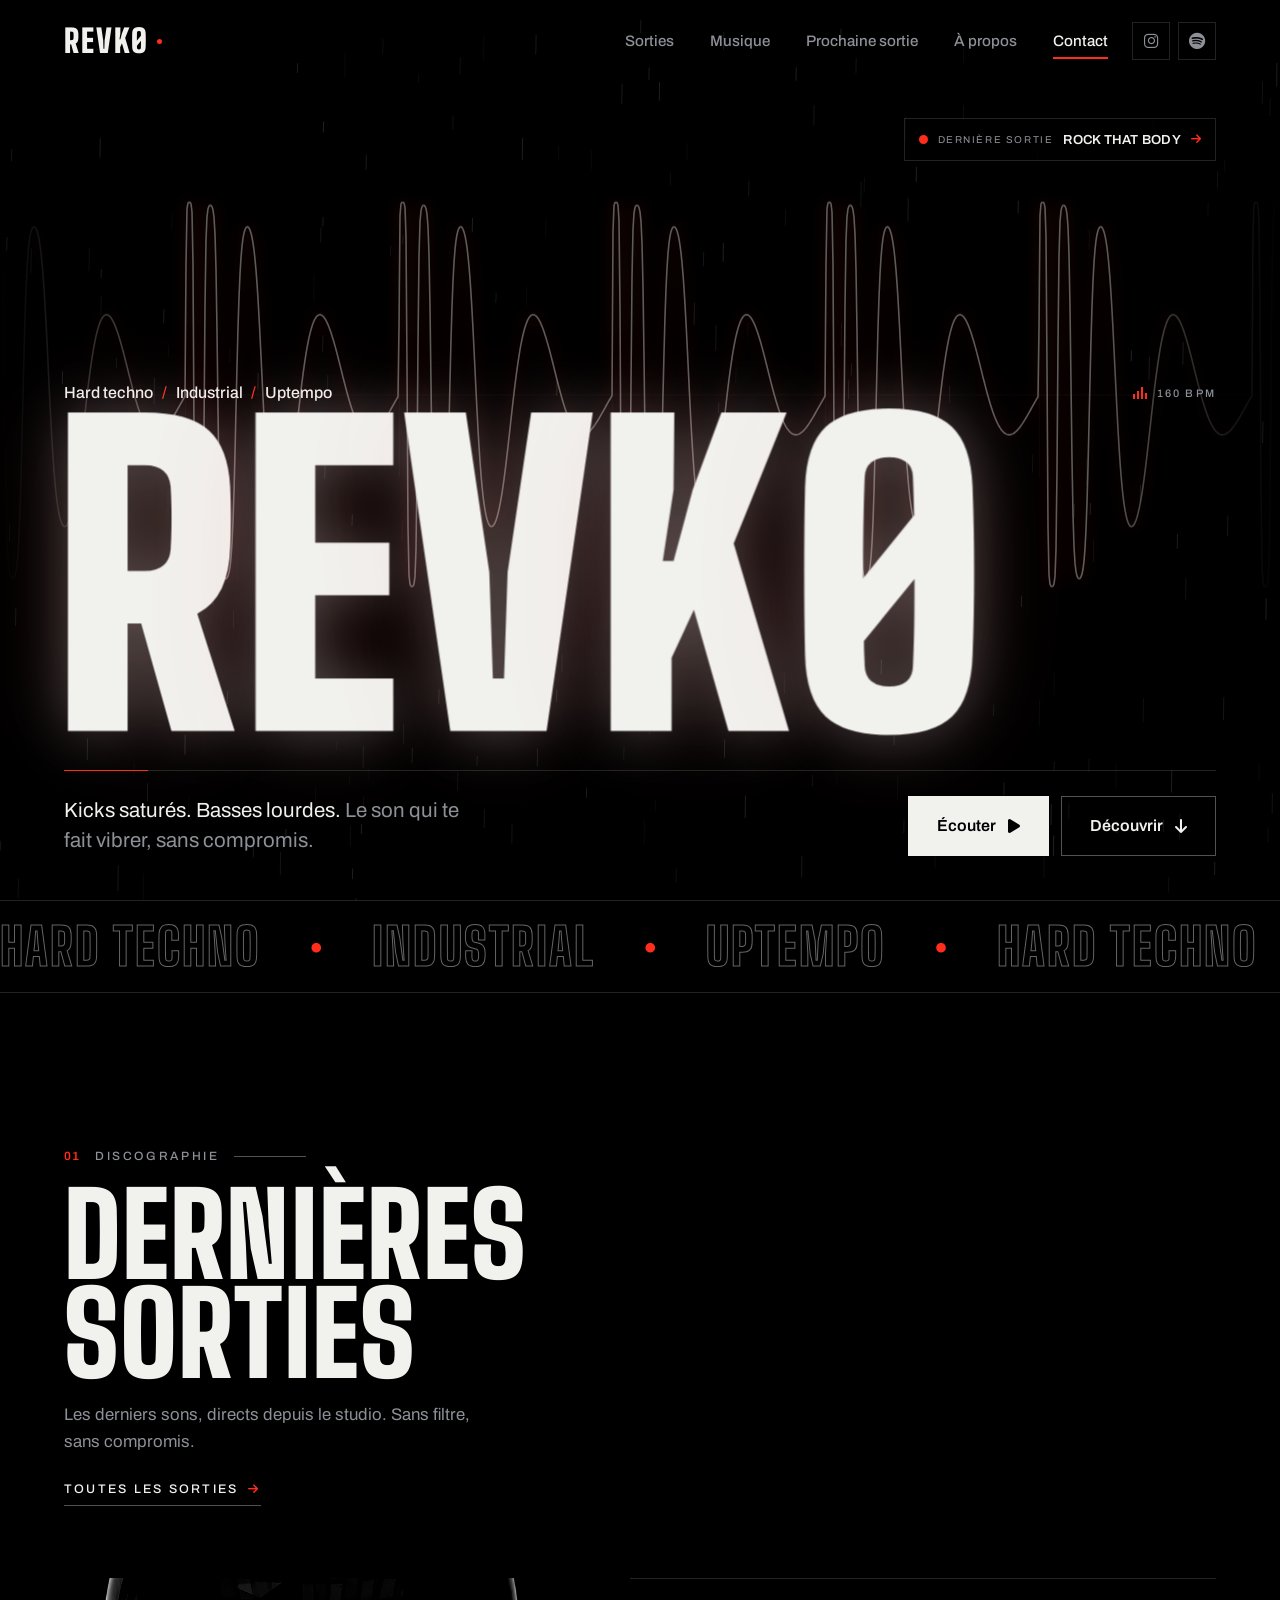
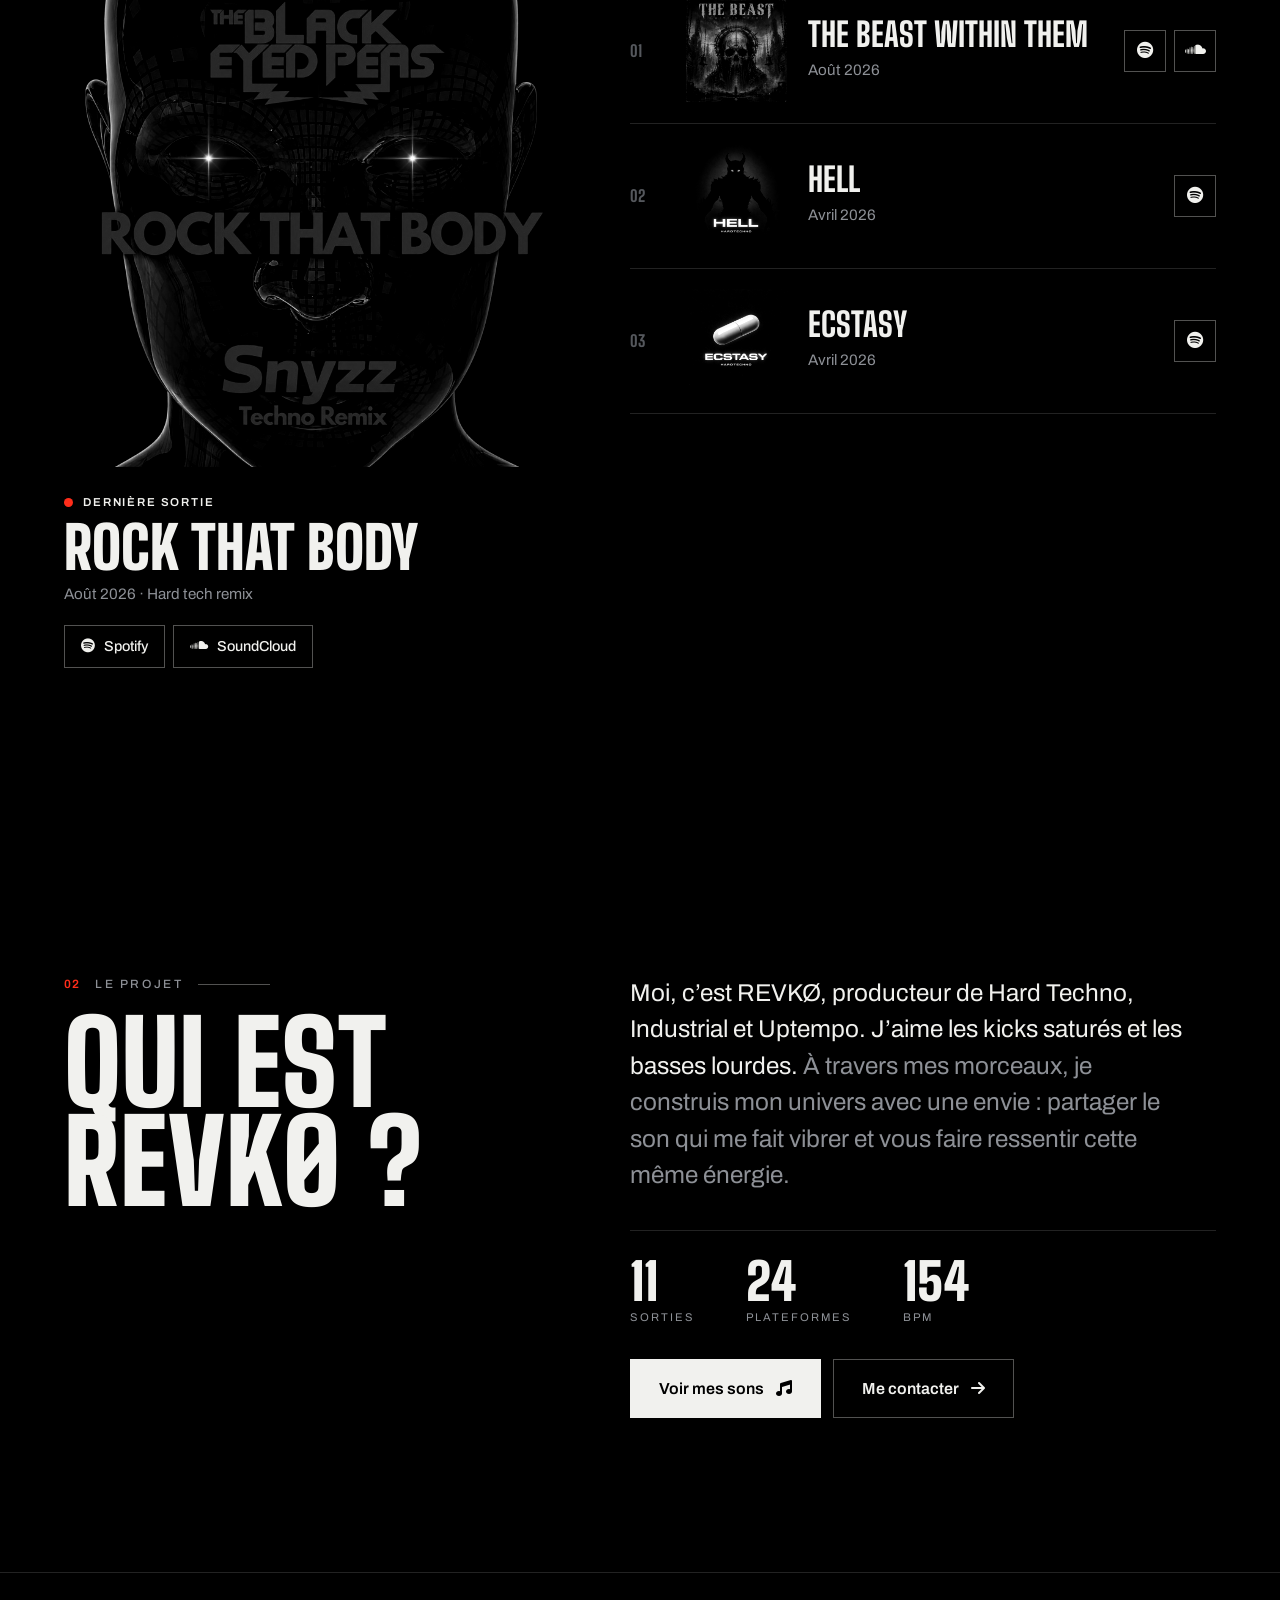
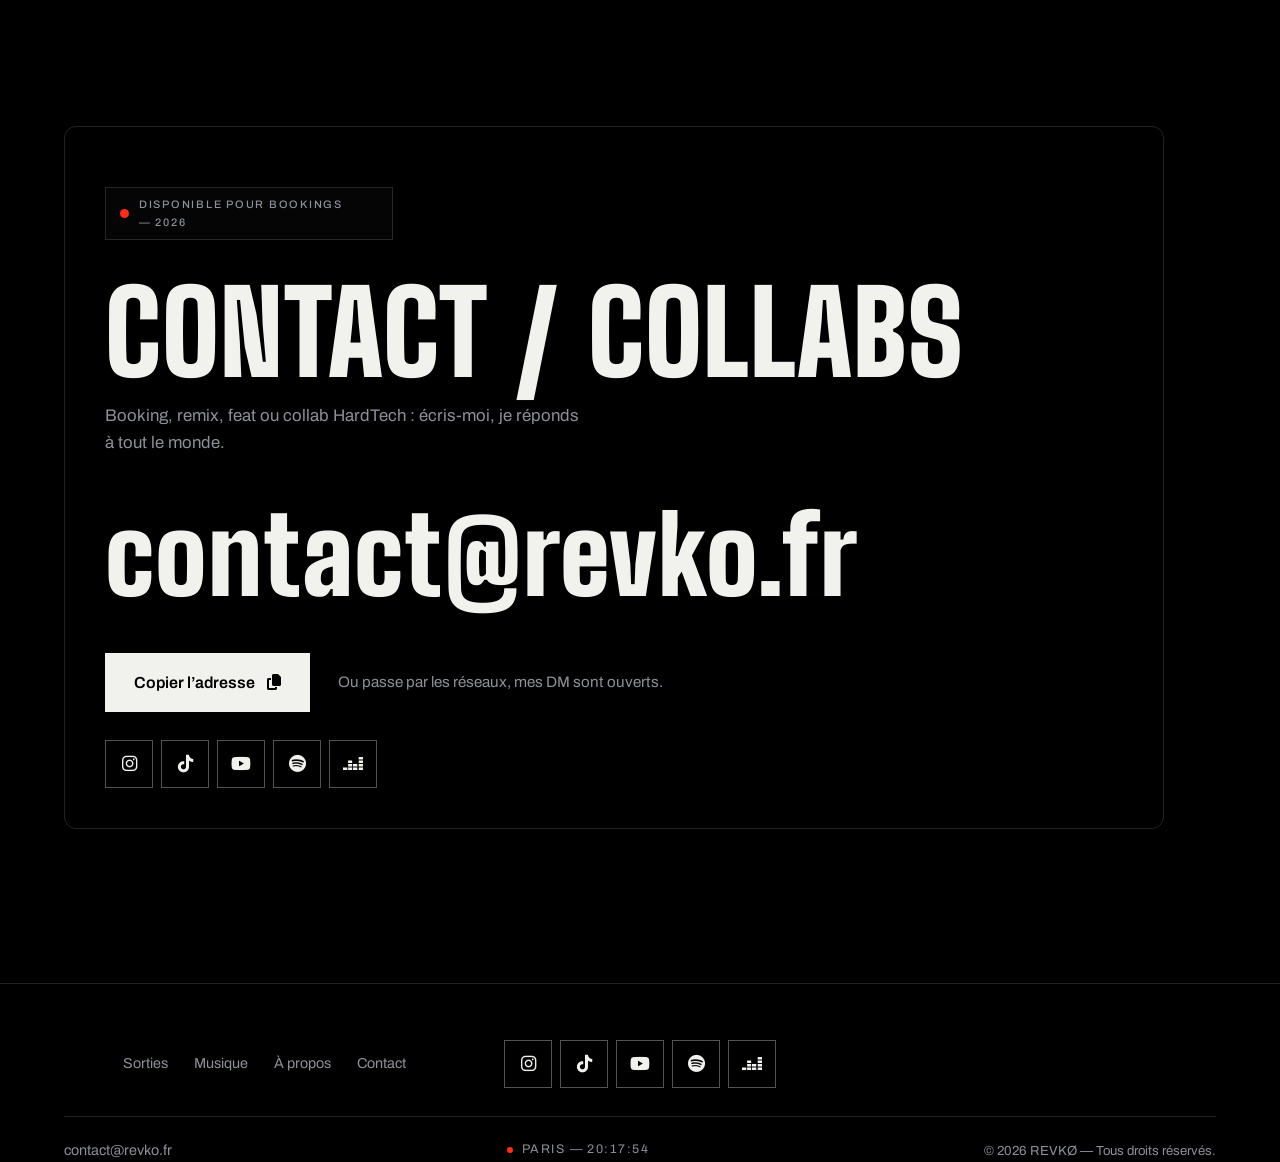
<file: index.html>
<!DOCTYPE html>
<html lang="fr">
<head>
    <meta charset="UTF-8">
    <meta name="viewport" content="width=device-width, initial-scale=1.0">
    <script>document.documentElement.classList.add('js');</script>
    <title>REVKØ — Hard Techno | Industrial | Uptempo</title>
    <meta name="description" content="REVKØ — Producteur de Hard Techno, Industrial et Uptempo. Kicks saturés, basses lourdes. Écoute les dernières sorties.">
    <meta name="author" content="REVKØ">
    <meta name="theme-color" content="#000000">
    <meta name="robots" content="index, follow">
    <link rel="canonical" href="https://revko.fr/">
    <link rel="icon" type="image/png" sizes="64x64" href="img/favicon.png">
    <link rel="apple-touch-icon" href="img/apple-touch-icon.png">

    <meta property="og:type" content="website">
    <meta property="og:site_name" content="REVKØ">
    <meta property="og:locale" content="fr_FR">
    <meta property="og:url" content="https://revko.fr/">
    <meta property="og:title" content="REVKØ — Hard Techno | Industrial | Uptempo">
    <meta property="og:description" content="Kicks saturés. Basses lourdes. Le son qui te fait vibrer, sans compromis.">
    <meta property="og:image" content="https://revko.fr/img/og.jpg">
    <meta property="og:image:width" content="1200">
    <meta property="og:image:height" content="630">
    <meta property="og:image:alt" content="REVKØ — portrait">
    <meta name="twitter:card" content="summary_large_image">
    <meta name="twitter:title" content="REVKØ — Hard Techno | Industrial | Uptempo">
    <meta name="twitter:description" content="Kicks saturés. Basses lourdes.">
    <meta name="twitter:image" content="https://revko.fr/img/og.jpg">

    <link rel="preconnect" href="https://fonts.googleapis.com">
    <link rel="preconnect" href="https://fonts.gstatic.com" crossorigin>
    <link href="https://fonts.googleapis.com/css2?family=Archivo:wght@400;500;600&family=Big+Shoulders+Display:wght@700;800;900&display=swap" rel="stylesheet">
    <link rel="stylesheet" href="https://cdnjs.cloudflare.com/ajax/libs/font-awesome/6.4.0/css/all.min.css">
    <link rel="stylesheet" href="style.css?v=12">

    <script type="application/ld+json">
    {
        "@context": "https://schema.org",
        "@type": "MusicGroup",
        "name": "REVKØ",
        "url": "https://revko.fr/",
        "image": "https://revko.fr/img/og.jpg",
        "email": "contact@revko.fr",
        "genre": ["Hard Techno", "Industrial", "Uptempo"],
        "sameAs": [
            "https://open.spotify.com/artist/6FZFh9lGdW7BQTDkB1qOQA",
            "https://www.instagram.com/revko.off/",
            "https://www.tiktok.com/@revko.off/",
            "https://www.youtube.com/@RevkoOff",
            "https://www.deezer.com/fr/artist/289715481",
            "https://soundcloud.com/snyzz_0ff"
        ]
    }
    </script>
</head>
<body>
    <a class="skip-link" href="#main">Aller au contenu</a>

    <div class="preloader" id="preloader">
        <div class="preloader-inner">
            <span class="preloader-logo">REVKØ</span>
            <div class="preloader-bar"><div class="preloader-bar-fill"></div></div>
        </div>
    </div>
    <noscript><style>.preloader{display:none}</style></noscript>

    <div class="bg" aria-hidden="true">
        <div class="bg-grain"></div>
        <div class="bg-vignette"></div>
    </div>
    <canvas class="rain" id="rain" aria-hidden="true"></canvas>
    <div class="spotlight" id="spotlight" aria-hidden="true"></div>

    <div class="scroll-progress" id="scrollProgress"></div>

    <header class="navbar" id="navbar">
        <a href="#hero" class="nav-logo">REVKØ</a>
        <nav class="nav-links" id="navLinks" aria-label="Navigation principale">
            <a href="#releases">Sorties</a>
            <a href="releases.html">Musique</a>
            <a href="upcoming.html">Prochaine sortie</a>
            <a href="#about">À propos</a>
            <a href="#contact">Contact</a>
        </nav>
        <div class="nav-socials">
            <a href="https://www.instagram.com/revko.off/" target="_blank" rel="noopener" aria-label="Instagram"><i class="fa-brands fa-instagram"></i></a>
            <a href="https://open.spotify.com/intl-fr/artist/6FZFh9lGdW7BQTDkB1qOQA?si=h_hg2TLXQ-adxaY-5dvrtg" target="_blank" rel="noopener" aria-label="Spotify"><i class="fa-brands fa-spotify"></i></a>
        </div>
        <button class="nav-toggle" id="navToggle" aria-label="Ouvrir le menu" aria-expanded="false" aria-controls="navLinks">
            <span></span><span></span><span></span>
        </button>
    </header>

    <main id="main">
        <!-- HERO -->
        <section class="hero" id="hero">
            <canvas class="hero-scope" id="scope" aria-hidden="true"></canvas>

            <a href="#releases" class="hero-latest">
                <span class="rec-dot" aria-hidden="true"></span>
                <span class="hero-latest-label">Dernière sortie</span>
                <strong>ROCK THAT BODY</strong>
                <i class="fa-solid fa-arrow-right" aria-hidden="true"></i>
            </a>

            <div class="hero-content">
                <div class="hero-top">
                    <p class="hero-genres"><b>Hard techno</b><i>/</i><b>Industrial</b><i>/</i><b>Uptempo</b></p>
                    <p class="hero-bpm" aria-hidden="true"><span class="bpm-bars"><i></i><i></i><i></i><i></i></span>160 BPM</p>
                </div>
                <h1 class="hero-title" aria-label="REVKØ"><span class="hero-title-line" aria-hidden="true">REVKØ</span></h1>
                <div class="hero-foot">
                    <p class="hero-sub">Kicks saturés. Basses lourdes. <span>Le son qui te fait vibrer, sans compromis.</span></p>
                    <div class="hero-actions">
                        <a href="#releases" class="btn btn-primary"><span>Écouter</span><i class="fa-solid fa-play" aria-hidden="true"></i></a>
                        <a href="#about" class="btn btn-ghost"><span>Découvrir</span><i class="fa-solid fa-arrow-down" aria-hidden="true"></i></a>
                    </div>
                </div>
            </div>
        </section>

        <!-- MARQUEE -->
        <div class="marquee" aria-hidden="true">
            <div class="marquee-track">
                <span>Hard techno</span><span class="dot">●</span><span>Industrial</span><span class="dot">●</span><span>Uptempo</span><span class="dot">●</span>
                <span>Hard techno</span><span class="dot">●</span><span>Industrial</span><span class="dot">●</span><span>Uptempo</span><span class="dot">●</span>
                <span>Hard techno</span><span class="dot">●</span><span>Industrial</span><span class="dot">●</span><span>Uptempo</span><span class="dot">●</span>
                <span>Hard techno</span><span class="dot">●</span><span>Industrial</span><span class="dot">●</span><span>Uptempo</span><span class="dot">●</span>
            </div>
        </div>

        <!-- SORTIES -->
        <section class="section releases" id="releases">
            <div class="container">
                <div class="section-head reveal">
                    <p class="eyebrow"><span>01</span>Discographie</p>
                    <h2 class="section-title">Dernières sorties</h2>
                    <p class="section-desc">Les derniers sons, directs depuis le studio. Sans filtre, sans compromis.</p>
                    <a class="head-link" href="releases.html"><span>Toutes les sorties</span><i class="fa-solid fa-arrow-right" aria-hidden="true"></i></a>
                </div>

                <div class="release-layout">
                    <article class="feature reveal">
                        <a class="cover" href="https://open.spotify.com/intl-fr/track/6SVho4j9UTonGIeDbp0fxR?si=26c3ac005d26466a" target="_blank" rel="noopener" aria-label="Écouter ROCK THAT BODY sur Spotify">
                            <img src="img/Rock.jpg" alt="Pochette de ROCK THAT BODY" width="800" height="800" loading="lazy" decoding="async">
                            <span class="cover-play" aria-hidden="true"><i class="fa-solid fa-play"></i></span>
                        </a>
                        <div class="feature-meta">
                            <span class="tag-new"><span class="rec-dot" aria-hidden="true"></span>Dernière sortie</span>
                            <h3>ROCK THAT BODY</h3>
                            <p class="release-date">Août 2026 · Hard tech remix</p>
                            <div class="links">
                                <a href="https://open.spotify.com/intl-fr/track/6SVho4j9UTonGIeDbp0fxR?si=26c3ac005d26466a" target="_blank" rel="noopener"><i class="fa-brands fa-spotify" aria-hidden="true"></i>Spotify</a>
                                <a href="https://soundcloud.com/snyzz_0ff/rock-that-body-remix-hard?si=71e116699b274229843dc6e4469e3f0b&utm_source=clipboard&utm_medium=text&utm_campaign=social_sharing" target="_blank" rel="noopener"><i class="fa-brands fa-soundcloud" aria-hidden="true"></i>SoundCloud</a>
                            </div>
                        </div>
                    </article>

                    <ul class="release-list reveal" role="list">
                        <li class="release-row">
                            <a class="cover" href="https://open.spotify.com/intl-fr/track/0TABmzJ8fSDnyx3e322Ygv?si=80a17b1307f14f3e" target="_blank" rel="noopener" aria-label="Écouter THE BEAST WITHIN THEM sur Spotify">
                                <img src="img/TheBeast.jpg" alt="Pochette de THE BEAST WITHIN THEM" width="800" height="800" loading="lazy" decoding="async">
                                <span class="cover-play" aria-hidden="true"><i class="fa-solid fa-play"></i></span>
                            </a>
                            <div>
                                <h3>The Beast Within Them</h3>
                                <p class="release-date">Août 2026</p>
                            </div>
                            <div class="links">
                                <a href="https://open.spotify.com/intl-fr/track/0TABmzJ8fSDnyx3e322Ygv?si=80a17b1307f14f3e" target="_blank" rel="noopener" aria-label="Écouter THE BEAST WITHIN THEM sur Spotify"><i class="fa-brands fa-spotify" aria-hidden="true"></i></a>
                                <a href="https://soundcloud.com/snyzz_0ff/the-beast-within-them" target="_blank" rel="noopener" aria-label="Écouter THE BEAST WITHIN THEM sur SoundCloud"><i class="fa-brands fa-soundcloud" aria-hidden="true"></i></a>
                            </div>
                        </li>
                        <li class="release-row">
                            <a class="cover" href="https://open.spotify.com/intl-fr/track/2dKM7wsfbpETNxx9Vq4UIM?si=b234ee786c634189" target="_blank" rel="noopener" aria-label="Écouter HELL sur Spotify">
                                <img src="img/HELL.jpg" alt="Pochette de HELL" width="800" height="800" loading="lazy" decoding="async">
                                <span class="cover-play" aria-hidden="true"><i class="fa-solid fa-play"></i></span>
                            </a>
                            <div>
                                <h3>Hell</h3>
                                <p class="release-date">Avril 2026</p>
                            </div>
                            <div class="links">
                                <a href="https://open.spotify.com/intl-fr/track/2dKM7wsfbpETNxx9Vq4UIM?si=b234ee786c634189" target="_blank" rel="noopener" aria-label="Écouter HELL sur Spotify"><i class="fa-brands fa-spotify" aria-hidden="true"></i></a>
                            </div>
                        </li>
                        <li class="release-row">
                            <a class="cover" href="https://open.spotify.com/intl-fr/track/0czXYa0NQQ6ezdqrKZqkp8?si=e8025690869e4d68" target="_blank" rel="noopener" aria-label="Écouter ECSTASY sur Spotify">
                                <img src="img/ECSTASY.jpg" alt="Pochette de ECSTASY" width="800" height="800" loading="lazy" decoding="async">
                                <span class="cover-play" aria-hidden="true"><i class="fa-solid fa-play"></i></span>
                            </a>
                            <div>
                                <h3>Ecstasy</h3>
                                <p class="release-date">Avril 2026</p>
                            </div>
                            <div class="links">
                                <a href="https://open.spotify.com/intl-fr/track/0czXYa0NQQ6ezdqrKZqkp8?si=e8025690869e4d68" target="_blank" rel="noopener" aria-label="Écouter ECSTASY sur Spotify"><i class="fa-brands fa-spotify" aria-hidden="true"></i></a>
                            </div>
                        </li>
                    </ul>
                </div>


            </div>
        </section>

        <!-- À PROPOS -->
        <section class="section about" id="about">
            <div class="container about-grid">
                <div class="reveal">
                    <p class="eyebrow"><span>02</span>Le projet</p>
                    <h2 class="section-title">Qui est REVKØ ?</h2>
                </div>
                <div class="reveal">
                    <p class="about-text">Moi, c’est REVKØ, producteur de Hard Techno, Industrial et Uptempo. J’aime les kicks saturés et les basses lourdes. <span>À travers mes morceaux, je construis mon univers avec une envie : partager le son qui me fait vibrer et vous faire ressentir cette même énergie.</span></p>
                    <ul class="about-stats" role="list">
                        <li><strong data-count="11" data-pad="2">11</strong><span>Sorties</span></li>
                        <li><strong data-count="25" data-pad="2">25</strong><span>Plateformes</span></li>
                        <li><strong data-count="160" data-pad="0">160</strong><span>BPM</span></li>
                    </ul>
                    <div class="about-actions">
                        <a href="releases.html" class="btn btn-primary"><span>Voir mes sons</span><i class="fa-solid fa-music" aria-hidden="true"></i></a>
                        <a href="#contact" class="btn btn-ghost"><span>Me contacter</span><i class="fa-solid fa-arrow-right" aria-hidden="true"></i></a>
                    </div>
                </div>
            </div>
        </section>

        <!-- CONTACT -->
        <section class="section contact" id="contact">
            <div class="container">
                <div class="contact-card reveal">
                    <p class="status"><span class="rec-dot" aria-hidden="true"></span>Disponible pour bookings — 2026</p>
                    <h2 class="section-title">Contact / collabs</h2>
                    <p>Booking, remix, feat ou collab HardTech : écris-moi, je réponds à tout le monde.</p>
                    <a class="email-pill" href="mailto:contact@revko.fr"><i class="fa-solid fa-envelope" aria-hidden="true"></i><span>contact@revko.fr</span></a>
                    <div class="contact-actions">
                        <button id="copyEmailBtn" class="btn btn-primary" type="button" data-email="contact@revko.fr">
                            <span>Copier l’adresse</span><i class="fa-solid fa-copy" aria-hidden="true"></i>
                        </button>
                        <p class="modal-subtext">Ou passe par les réseaux, mes DM sont ouverts.</p>
                    </div>
                    <div class="socials contact-socials">
                        <a href="https://www.instagram.com/revko.off/" target="_blank" rel="noopener" aria-label="Instagram"><i class="fa-brands fa-instagram" aria-hidden="true"></i></a>
                        <a href="https://www.tiktok.com/@revko.off/" target="_blank" rel="noopener" aria-label="TikTok"><i class="fa-brands fa-tiktok" aria-hidden="true"></i></a>
                        <a href="https://www.youtube.com/@RevkoOff" target="_blank" rel="noopener" aria-label="YouTube"><i class="fa-brands fa-youtube" aria-hidden="true"></i></a>
                        <a href="https://open.spotify.com/intl-fr/artist/6FZFh9lGdW7BQTDkB1qOQA?si=h_hg2TLXQ-adxaY-5dvrtg" target="_blank" rel="noopener" aria-label="Spotify"><i class="fa-brands fa-spotify" aria-hidden="true"></i></a>
                        <a href="https://www.deezer.com/fr/artist/289715481" target="_blank" rel="noopener" aria-label="Deezer"><i class="fa-brands fa-deezer" aria-hidden="true"></i></a>
                    </div>
                </div>
            </div>
        </section>
    </main>

    <footer class="footer">
        <div class="container footer-inner">

            <nav class="footer-nav" aria-label="Navigation pied de page">
                <a href="#releases">Sorties</a>
                <a href="releases.html">Musique</a>
                <a href="#about">À propos</a>
                <a href="#contact">Contact</a>
            </nav>
            <div class="footer-socials">
                <a href="https://www.instagram.com/revko.off/" target="_blank" rel="noopener" aria-label="Instagram"><i class="fa-brands fa-instagram" aria-hidden="true"></i></a>
                <a href="https://www.tiktok.com/@revko.off/" target="_blank" rel="noopener" aria-label="TikTok"><i class="fa-brands fa-tiktok" aria-hidden="true"></i></a>
                <a href="https://www.youtube.com/@RevkoOff" target="_blank" rel="noopener" aria-label="YouTube"><i class="fa-brands fa-youtube" aria-hidden="true"></i></a>
                <a href="https://open.spotify.com/intl-fr/artist/6FZFh9lGdW7BQTDkB1qOQA?si=h_hg2TLXQ-adxaY-5dvrtg" target="_blank" rel="noopener" aria-label="Spotify"><i class="fa-brands fa-spotify" aria-hidden="true"></i></a>
                <a href="https://www.deezer.com/fr/artist/289715481" target="_blank" rel="noopener" aria-label="Deezer"><i class="fa-brands fa-deezer" aria-hidden="true"></i></a>
            </div>
            <div class="footer-meta">
                <a class="footer-contact" href="mailto:contact@revko.fr">contact@revko.fr</a>
                <p class="footer-time"><span class="rec-dot" aria-hidden="true"></span><span id="footerTime">Paris — --:--:--</span></p>
                <p class="footer-copy">© 2026 REVKØ — Tous droits réservés.</p>
            </div>
        </div>

    </footer>

    <a href="#hero" class="back-to-top" id="backToTop" aria-label="Retour en haut"><i class="fa-solid fa-arrow-up" aria-hidden="true"></i></a>

    <script src="script.js?v=11"></script>
</body>
</html>
</file>
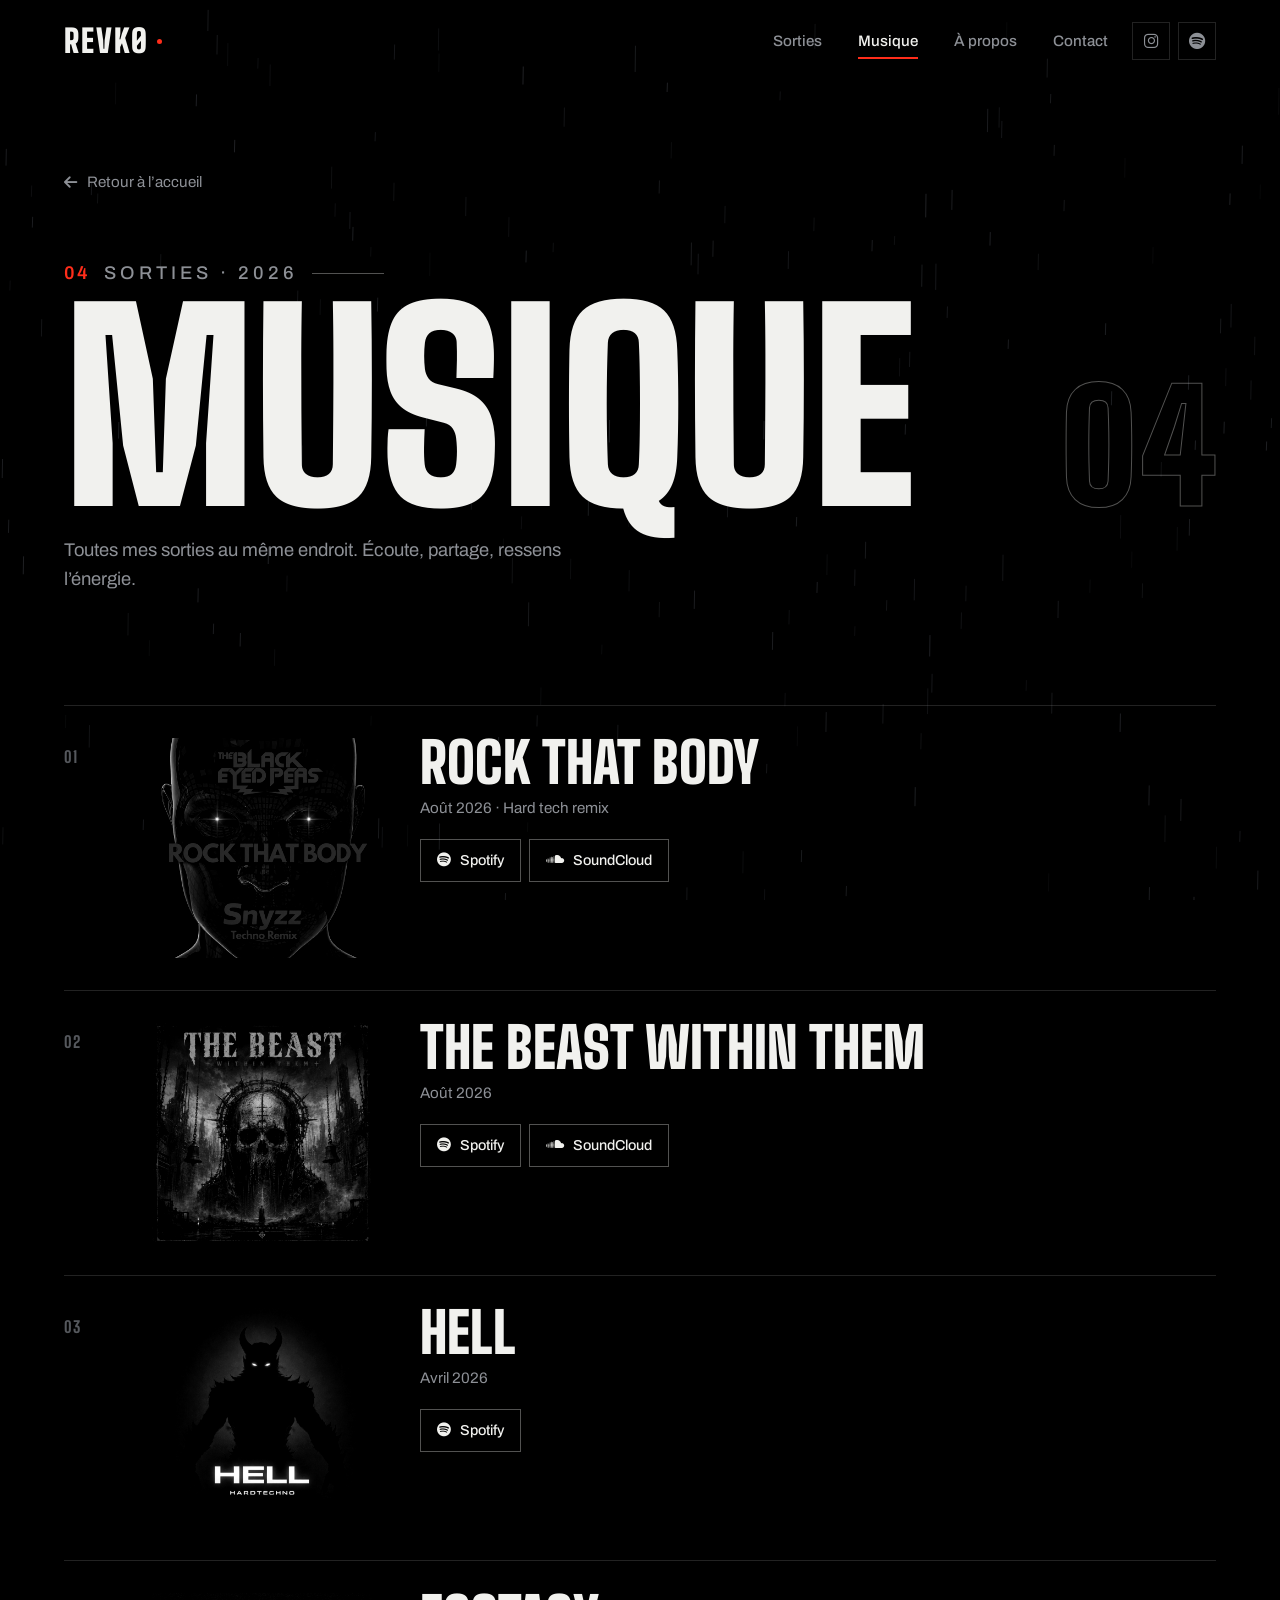
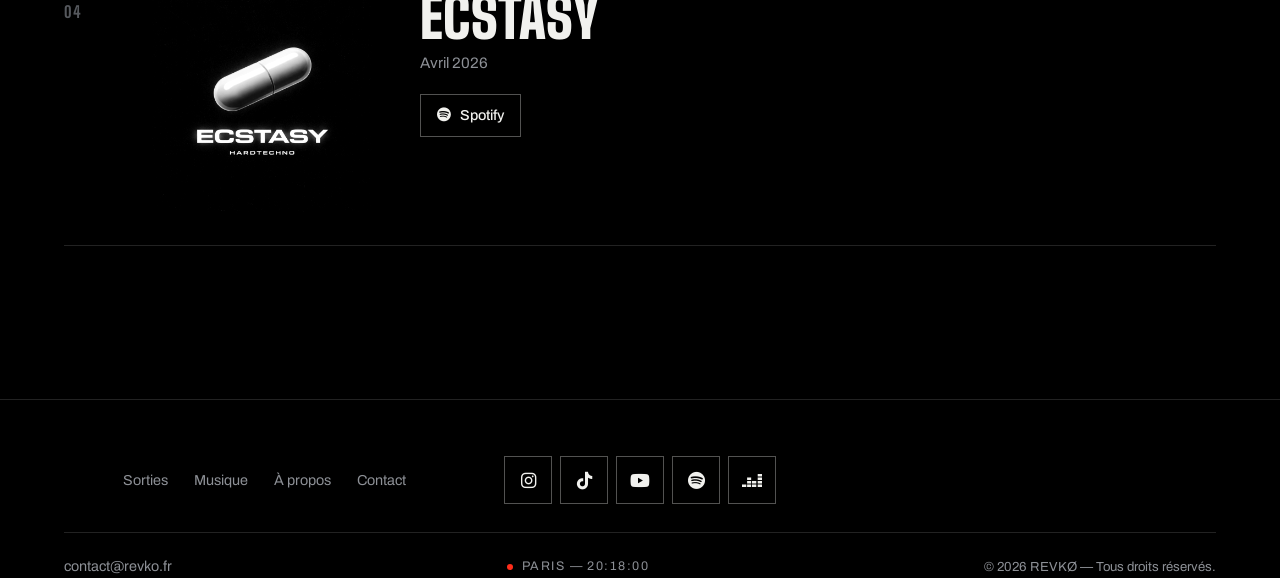
<file: releases.html>
<!DOCTYPE html>
<html lang="fr">
<head>
    <meta charset="UTF-8">
    <meta name="viewport" content="width=device-width, initial-scale=1.0">
    <script>document.documentElement.classList.add('js');</script>
    <title>REVKØ — Musique &amp; sorties</title>
    <meta name="description" content="REVKØ — Toutes mes sorties : Hard Techno, Industrial, Uptempo. Écoute les tracks et la playlist complète.">
    <meta name="author" content="REVKØ">
    <meta name="theme-color" content="#000000">
    <meta name="robots" content="index, follow">
    <link rel="canonical" href="https://revko.fr/releases.html">
    <link rel="icon" type="image/png" sizes="64x64" href="img/favicon.png">
    <link rel="apple-touch-icon" href="img/apple-touch-icon.png">

    <meta property="og:type" content="website">
    <meta property="og:site_name" content="REVKØ">
    <meta property="og:locale" content="fr_FR">
    <meta property="og:url" content="https://revko.fr/releases.html">
    <meta property="og:title" content="REVKØ — Musique &amp; sorties">
    <meta property="og:description" content="Toutes mes sorties au même endroit. Écoute, partage, ressens l’énergie.">
    <meta property="og:image" content="https://revko.fr/img/og.jpg">
    <meta property="og:image:width" content="1200">
    <meta property="og:image:height" content="630">
    <meta property="og:image:alt" content="REVKØ — portrait">
    <meta name="twitter:card" content="summary_large_image">
    <meta name="twitter:title" content="REVKØ — Musique &amp; sorties">
    <meta name="twitter:description" content="Toutes mes sorties au même endroit.">
    <meta name="twitter:image" content="https://revko.fr/img/og.jpg">

    <link rel="preconnect" href="https://fonts.googleapis.com">
    <link rel="preconnect" href="https://fonts.gstatic.com" crossorigin>
    <link href="https://fonts.googleapis.com/css2?family=Archivo:wght@400;500;600&family=Big+Shoulders+Display:wght@700;800;900&display=swap" rel="stylesheet">
    <link rel="stylesheet" href="https://cdnjs.cloudflare.com/ajax/libs/font-awesome/6.4.0/css/all.min.css">
    <link rel="stylesheet" href="style.css?v=12">

    <script type="application/ld+json">
    {
        "@context": "https://schema.org",
        "@type": "ItemList",
        "name": "Sorties de REVKØ",
        "url": "https://revko.fr/releases.html",
        "numberOfItems": 4,
        "itemListElement": [
            { "@type": "ListItem", "position": 1, "name": "ROCK THAT BODY", "url": "https://open.spotify.com/track/6SVho4j9UTonGIeDbp0fxR" },
            { "@type": "ListItem", "position": 2, "name": "THE BEAST WITHIN THEM", "url": "https://open.spotify.com/track/0TABmzJ8fSDnyx3e322Ygv" },
            { "@type": "ListItem", "position": 3, "name": "HELL", "url": "https://open.spotify.com/track/2dKM7wsfbpETNxx9Vq4UIM" },
            { "@type": "ListItem", "position": 4, "name": "ECSTASY", "url": "https://open.spotify.com/track/0czXYa0NQQ6ezdqrKZqkp8" }
        ]
    }
    </script>
</head>
<body>
    <a class="skip-link" href="#main">Aller au contenu</a>

    <div class="preloader" id="preloader">
        <div class="preloader-inner">
            <span class="preloader-logo">REVKØ</span>
            <div class="preloader-bar"><div class="preloader-bar-fill"></div></div>
        </div>
    </div>
    <noscript><style>.preloader{display:none}</style></noscript>

    <div class="bg" aria-hidden="true">
        <div class="bg-grain"></div>
        <div class="bg-vignette"></div>
    </div>
    <canvas class="rain" id="rain" aria-hidden="true"></canvas>
    <div class="spotlight" id="spotlight" aria-hidden="true"></div>

    <div class="scroll-progress" id="scrollProgress"></div>

    <header class="navbar" id="navbar">
        <a href="index.html" class="nav-logo">REVKØ</a>
        <nav class="nav-links" id="navLinks" aria-label="Navigation principale">
            <a href="index.html#releases">Sorties</a>
            <a href="releases.html" class="is-active" aria-current="page">Musique</a>
            <a href="index.html#about">À propos</a>
            <a href="index.html#contact">Contact</a>
        </nav>
        <div class="nav-socials">
            <a href="https://www.instagram.com/revko.off/" target="_blank" rel="noopener" aria-label="Instagram"><i class="fa-brands fa-instagram"></i></a>
            <a href="https://open.spotify.com/intl-fr/artist/6FZFh9lGdW7BQTDkB1qOQA?si=h_hg2TLXQ-adxaY-5dvrtg" target="_blank" rel="noopener" aria-label="Spotify"><i class="fa-brands fa-spotify"></i></a>
        </div>
        <button class="nav-toggle" id="navToggle" aria-label="Ouvrir le menu" aria-expanded="false" aria-controls="navLinks">
            <span></span><span></span><span></span>
        </button>
    </header>

    <main id="main">
        <section class="page-hero" id="hero">
            <div class="container">
                <a href="index.html" class="back-link"><i class="fa-solid fa-arrow-left" aria-hidden="true"></i> Retour à l’accueil</a>
                <div class="page-hero-head">
                    <div>
                        <p class="eyebrow"><span>04</span>Sorties · 2026</p>
                        <h1>Musique</h1>
                    </div>
                    <span class="page-count" aria-hidden="true">04</span>
                </div>
                <p>Toutes mes sorties au même endroit. Écoute, partage, ressens l’énergie.</p>
            </div>
        </section>

        <section class="section" style="padding-top:40px">
            <div class="container">
                <h2 class="sr-only">Toutes les sorties</h2>
                <div class="track-list">
                    <article class="track-card reveal" id="rock-that-body">
                        <a class="cover" href="https://open.spotify.com/intl-fr/track/6SVho4j9UTonGIeDbp0fxR?si=26c3ac005d26466a" target="_blank" rel="noopener" aria-label="Écouter ROCK THAT BODY sur Spotify">
                            <img src="img/Rock.jpg" alt="Pochette de ROCK THAT BODY" width="800" height="800" loading="lazy" decoding="async">
                            <span class="cover-play" aria-hidden="true"><i class="fa-solid fa-play"></i></span>
                        </a>
                        <div class="track-info">
                            <h3>ROCK THAT BODY</h3>
                            <p class="release-date">Août 2026 · Hard tech remix</p>
                            <div class="links">
                                <a href="https://open.spotify.com/intl-fr/track/6SVho4j9UTonGIeDbp0fxR?si=26c3ac005d26466a" target="_blank" rel="noopener"><i class="fa-brands fa-spotify" aria-hidden="true"></i>Spotify</a>
                                <a href="https://soundcloud.com/snyzz_0ff/rock-that-body-remix-hard?si=71e116699b274229843dc6e4469e3f0b&utm_source=clipboard&utm_medium=text&utm_campaign=social_sharing" target="_blank" rel="noopener"><i class="fa-brands fa-soundcloud" aria-hidden="true"></i>SoundCloud</a>
                            </div>

                        </div>
                    </article>

                    <article class="track-card reveal" id="the-beast-within-them">
                        <a class="cover" href="https://open.spotify.com/intl-fr/track/0TABmzJ8fSDnyx3e322Ygv?si=80a17b1307f14f3e" target="_blank" rel="noopener" aria-label="Écouter THE BEAST WITHIN THEM sur Spotify">
                            <img src="img/TheBeast.jpg" alt="Pochette de THE BEAST WITHIN THEM" width="800" height="800" loading="lazy" decoding="async">
                            <span class="cover-play" aria-hidden="true"><i class="fa-solid fa-play"></i></span>
                        </a>
                        <div class="track-info">
                            <h3>THE BEAST WITHIN THEM</h3>
                            <p class="release-date">Août 2026</p>
                            <div class="links">
                                <a href="https://open.spotify.com/intl-fr/track/0TABmzJ8fSDnyx3e322Ygv?si=80a17b1307f14f3e" target="_blank" rel="noopener"><i class="fa-brands fa-spotify" aria-hidden="true"></i>Spotify</a>
                                <a href="https://soundcloud.com/snyzz_0ff/the-beast-within-them" target="_blank" rel="noopener"><i class="fa-brands fa-soundcloud" aria-hidden="true"></i>SoundCloud</a>
                            </div>
</div>
                    </article>

                    <article class="track-card reveal" id="hell">
                        <a class="cover" href="https://open.spotify.com/intl-fr/track/2dKM7wsfbpETNxx9Vq4UIM?si=b234ee786c634189" target="_blank" rel="noopener" aria-label="Écouter HELL sur Spotify">
                            <img src="img/HELL.jpg" alt="Pochette de HELL" width="800" height="800" loading="lazy" decoding="async">
                            <span class="cover-play" aria-hidden="true"><i class="fa-solid fa-play"></i></span>
                        </a>
                        <div class="track-info">
                            <h3>HELL</h3>
                            <p class="release-date">Avril 2026</p>
                            <div class="links">
                                <a href="https://open.spotify.com/intl-fr/track/2dKM7wsfbpETNxx9Vq4UIM?si=b234ee786c634189" target="_blank" rel="noopener"><i class="fa-brands fa-spotify" aria-hidden="true"></i>Spotify</a>
                            </div>
</div>
                    </article>

                    <article class="track-card reveal" id="ecstasy">
                        <a class="cover" href="https://open.spotify.com/intl-fr/track/0czXYa0NQQ6ezdqrKZqkp8?si=e8025690869e4d68" target="_blank" rel="noopener" aria-label="Écouter ECSTASY sur Spotify">
                            <img src="img/ECSTASY.jpg" alt="Pochette de ECSTASY" width="800" height="800" loading="lazy" decoding="async">
                            <span class="cover-play" aria-hidden="true"><i class="fa-solid fa-play"></i></span>
                        </a>
                        <div class="track-info">
                            <h3>ECSTASY</h3>
                            <p class="release-date">Avril 2026</p>
                            <div class="links">
                                <a href="https://open.spotify.com/intl-fr/track/0czXYa0NQQ6ezdqrKZqkp8?si=e8025690869e4d68" target="_blank" rel="noopener"><i class="fa-brands fa-spotify" aria-hidden="true"></i>Spotify</a>
                            </div>
</div>
                    </article>
                </div>
                </div>
        </section>
    </main>

    <footer class="footer">
        <div class="container footer-inner">

            <nav class="footer-nav" aria-label="Navigation pied de page">
                <a href="index.html#releases">Sorties</a>
                <a href="releases.html">Musique</a>
                <a href="index.html#about">À propos</a>
                <a href="index.html#contact">Contact</a>
            </nav>
            <div class="footer-socials">
                <a href="https://www.instagram.com/revko.off/" target="_blank" rel="noopener" aria-label="Instagram"><i class="fa-brands fa-instagram" aria-hidden="true"></i></a>
                <a href="https://www.tiktok.com/@revko.off/" target="_blank" rel="noopener" aria-label="TikTok"><i class="fa-brands fa-tiktok" aria-hidden="true"></i></a>
                <a href="https://www.youtube.com/@RevkoOff" target="_blank" rel="noopener" aria-label="YouTube"><i class="fa-brands fa-youtube" aria-hidden="true"></i></a>
                <a href="https://open.spotify.com/intl-fr/artist/6FZFh9lGdW7BQTDkB1qOQA?si=h_hg2TLXQ-adxaY-5dvrtg" target="_blank" rel="noopener" aria-label="Spotify"><i class="fa-brands fa-spotify" aria-hidden="true"></i></a>
                <a href="https://www.deezer.com/fr/artist/289715481" target="_blank" rel="noopener" aria-label="Deezer"><i class="fa-brands fa-deezer" aria-hidden="true"></i></a>
            </div>
            <div class="footer-meta">
                <a class="footer-contact" href="mailto:contact@revko.fr">contact@revko.fr</a>
                <p class="footer-time"><span class="rec-dot" aria-hidden="true"></span><span id="footerTime">Paris — --:--:--</span></p>
                <p class="footer-copy">© 2026 REVKØ — Tous droits réservés.</p>
            </div>
        </div>

    </footer>

    <a href="#hero" class="back-to-top" id="backToTop" aria-label="Retour en haut"><i class="fa-solid fa-arrow-up" aria-hidden="true"></i></a>

    <script src="script.js?v=11"></script>
</body>
</html>
</file>
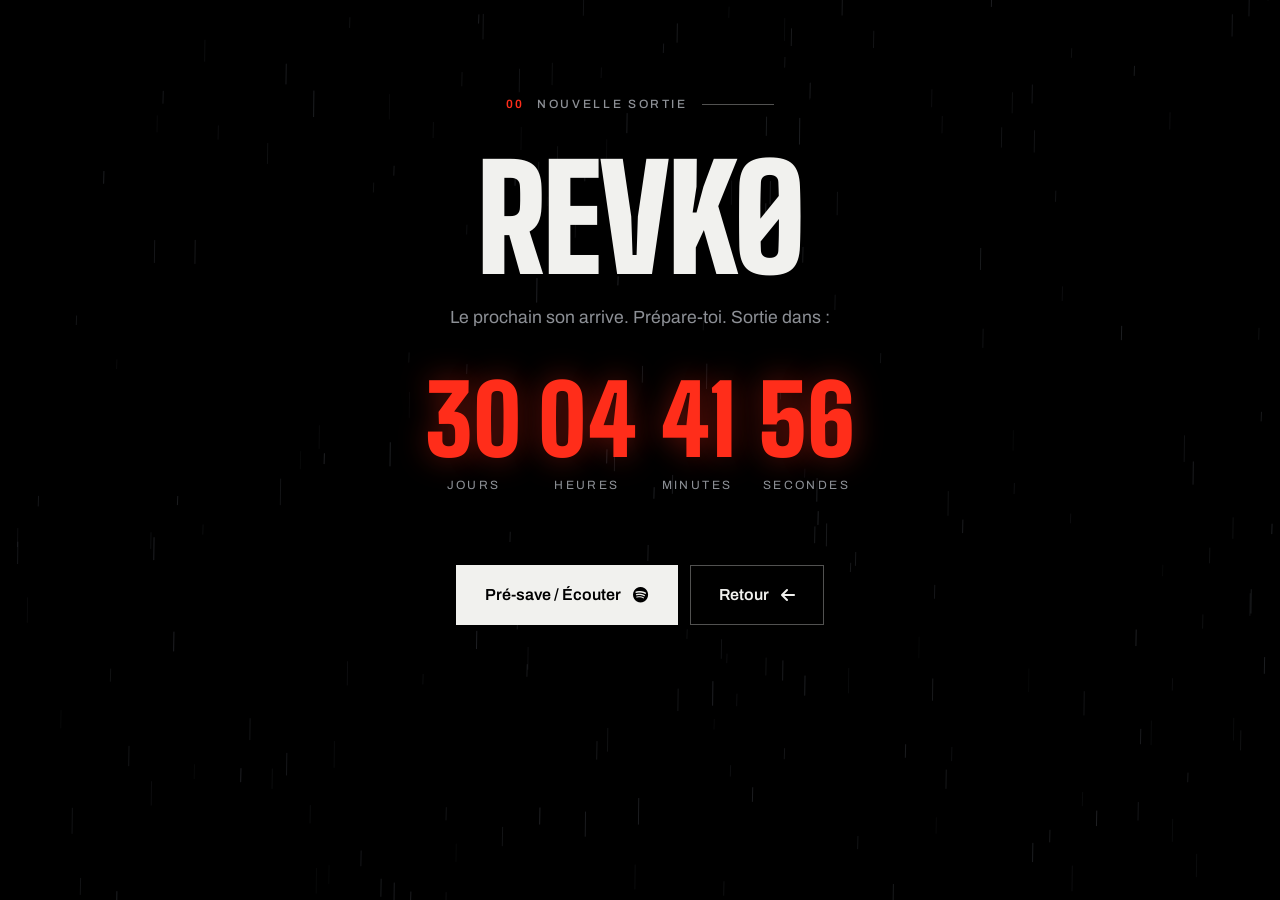
<file: upcoming.html>
<!DOCTYPE html>
<html lang="fr">
<head>
    <meta charset="UTF-8">
    <meta name="viewport" content="width=device-width, initial-scale=1.0">
    <script>document.documentElement.classList.add('js');</script>
    <title>REVKØ — Nouvelle sortie dans 1 mois</title>
    <meta name="description" content="REVKØ — Nouvelle sortie dans 1 mois. Hard Techno / Industrial / Uptempo.">
    <link rel="preconnect" href="https://fonts.googleapis.com">
    <link rel="preconnect" href="https://fonts.gstatic.com" crossorigin>
    <link href="https://fonts.googleapis.com/css2?family=Archivo:wght@400;500;600&family=Big+Shoulders+Display:wght@700;800;900&display=swap" rel="stylesheet">
    <link rel="stylesheet" href="https://cdnjs.cloudflare.com/ajax/libs/font-awesome/6.4.0/css/all.min.css">
    <link rel="stylesheet" href="style.css?v=12">
    <style>
        .countdown { display: flex; gap: 16px; justify-content: center; flex-wrap: wrap; margin: 40px 0; }
        .countdown .unit { text-align: center; min-width: 90px; }
        .countdown .num { font-family: var(--display); font-size: clamp(3rem, 8vw, 6rem); font-weight: 900; line-height: 1; color: var(--signal); text-shadow: 0 0 30px rgba(255,45,26,.4); }
        .countdown .label { font-size: 0.75rem; letter-spacing: 0.2em; text-transform: uppercase; color: var(--steel); margin-top: 8px; }
        .upcoming-hero { min-height: 80vh; display: flex; flex-direction: column; align-items: center; justify-content: center; text-align: center; padding: 40px 20px; }
        .upcoming-title { font-family: var(--display); font-size: clamp(3rem, 12vw, 9rem); font-weight: 900; line-height: 0.9; letter-spacing: -0.02em; margin: 20px 0; }
        .upcoming-sub { color: var(--steel); font-size: 1.1rem; max-width: 600px; }
        .presave { display: flex; gap: 12px; flex-wrap: wrap; justify-content: center; margin-top: 30px; }
    </style>
</head>
<body>
    <div class="bg" aria-hidden="true">
        <div class="bg-grain"></div>
        <div class="bg-vignette"></div>
    </div>
    <canvas class="rain" id="rain" aria-hidden="true"></canvas>
    <div class="spotlight" id="spotlight" aria-hidden="true"></div>

    <main id="main">
        <section class="upcoming-hero">
            <p class="eyebrow"><span>00</span>Nouvelle sortie</p>
            <h1 class="upcoming-title">REVKØ</h1>
            <p class="upcoming-sub">Le prochain son arrive. Prépare-toi. <span>Sortie dans :</span></p>

            <div class="countdown" id="countdown">
                <div class="unit"><div class="num" id="cd-days">00</div><div class="label">Jours</div></div>
                <div class="unit"><div class="num" id="cd-hours">00</div><div class="label">Heures</div></div>
                <div class="unit"><div class="num" id="cd-mins">00</div><div class="label">Minutes</div></div>
                <div class="unit"><div class="num" id="cd-secs">00</div><div class="label">Secondes</div></div>
            </div>

            <div class="presave">
                <a class="btn btn-primary" href="https://distrokid.com/hyperfollow/revk/aladdin-night-hard-techno-remix-2" target="_blank" rel="noopener"><span>Pré-save / Écouter</span><i class="fa-brands fa-spotify" aria-hidden="true"></i></a>
                <a class="btn btn-ghost" href="index.html"><span>Retour</span><i class="fa-solid fa-arrow-left" aria-hidden="true"></i></a>
            </div>
        </section>
    </main>

    <script src="script.js?v=12"></script>
    <script>
        // Date de sortie : 1 mois jour pour jour
        const releaseDate = new Date();
        releaseDate.setMonth(releaseDate.getMonth() + 1);
        // fixe à minuit
        releaseDate.setHours(0,0,0,0);

        function updateCountdown() {
            const now = new Date();
            const diff = releaseDate - now;
            if (diff <= 0) {
                document.getElementById('countdown').innerHTML = '<div class="num">C\'EST SORTI !</div>';
                return;
            }
            const days = Math.floor(diff / (1000*60*60*24));
            const hours = Math.floor((diff / (1000*60*60)) % 24);
            const mins = Math.floor((diff / (1000*60)) % 60);
            const secs = Math.floor((diff / 1000) % 60);
            document.getElementById('cd-days').textContent = String(days).padStart(2,'0');
            document.getElementById('cd-hours').textContent = String(hours).padStart(2,'0');
            document.getElementById('cd-mins').textContent = String(mins).padStart(2,'0');
            document.getElementById('cd-secs').textContent = String(secs).padStart(2,'0');
        }
        updateCountdown();
        setInterval(updateCountdown, 1000);
    </script>
</body>
</html>
</file>
<file: style.css>
/* =========================================================
   REVKØ — Industrial / Hard Techno (v5 — polished)
   Concept : une machine qui tape un kick. Noir total, chrome froid,
   un seul signal rouge. Les pochettes sont la seule couleur.
   ========================================================= */

:root {
    color-scheme: dark;
    --void: #000;
    --ink: #f1f1ee;
    --steel: #8d9096;
    --steel-dim: #55585d;
    --line: rgba(241, 241, 238, 0.14);
    --line-strong: rgba(241, 241, 238, 0.34);
    --signal: #ff2d1a;
    --signal-soft: rgba(255, 45, 26, 0.12);
    --display: 'Big Shoulders Display', 'Bebas Neue', Impact, sans-serif;
    --body: 'Archivo', system-ui, -apple-system, 'Segoe UI', sans-serif;
    --ease: cubic-bezier(0.22, 1, 0.36, 1);
    --ease-out: cubic-bezier(0.16, 1, 0.3, 1);
    --pad: clamp(20px, 5vw, 64px);
    --beat: 0;
}

/* ---------- Base ---------- */
*, *::before, *::after { margin: 0; padding: 0; box-sizing: border-box; }
html { scroll-behavior: smooth; scroll-padding-top: 90px; }
body {
    background: #000;
    color: var(--ink);
    font-family: var(--body);
    font-size: 1.05rem;
    line-height: 1.6;
    overflow-x: hidden;
    min-height: 100%;
    -webkit-font-smoothing: antialiased;
    -moz-osx-font-smoothing: grayscale;
    text-rendering: optimizeLegibility;
    -webkit-tap-highlight-color: transparent;
    transition: opacity 0.26s var(--ease);
}
body.is-leaving { opacity: 0; }
body.menu-open { overflow: hidden; }
a { color: inherit; text-decoration: none; }
img { max-width: 100%; display: block; }
button { font: inherit; color: inherit; }
ul { list-style: none; }

::selection { background: var(--signal); color: #fff; }
:focus-visible { outline: 2px solid var(--signal); outline-offset: 4px; }

::-webkit-scrollbar { width: 10px; }
::-webkit-scrollbar-track { background: #000; }
::-webkit-scrollbar-thumb { background: #2a2b2e; border-radius: 10px; border: 2px solid #000; }
::-webkit-scrollbar-thumb:hover { background: var(--steel-dim); }

.skip-link {
    position: fixed; top: 12px; left: 12px; z-index: 10000;
    padding: 12px 20px; background: var(--ink); color: #000;
    font-weight: 600; font-size: 0.9rem;
    transform: translateY(-180%);
    transition: transform 0.25s var(--ease);
}
.skip-link:focus { transform: none; }
.sr-only {
    position: absolute; width: 1px; height: 1px;
    padding: 0; margin: -1px; overflow: hidden;
    clip: rect(0, 0, 0, 0); white-space: nowrap; border: 0;
}

/* ---------- Fond : grain + vignette, rien d'autre ---------- */
.bg { display: none; }
.bg::before {
    content: '';
    position: absolute; inset: 0;
    background: radial-gradient(58% 48% at 50% 0%, rgba(255, 255, 255, 0.055), transparent 72%);
}
.bg-grain {
    position: absolute; inset: -50%;
    opacity: 0.07;
    background-image: url("data:image/svg+xml,%3Csvg viewBox='0 0 240 240' xmlns='http://www.w3.org/2000/svg'%3E%3Cfilter id='n'%3E%3CfeTurbulence type='fractalNoise' baseFrequency='0.85' numOctaves='2' stitchTiles='stitch'/%3E%3C/filter%3E%3Crect width='100%25' height='100%25' filter='url(%23n)'/%3E%3C/svg%3E");
    animation: grain 1.2s steps(6) infinite;
}
.bg-vignette {
    position: absolute; inset: 0;
    background: radial-gradient(ellipse at 50% 35%, transparent 30%, rgba(0, 0, 0, 0.85) 100%);
}
.spotlight {
    position: fixed; inset: 0; z-index: 999; pointer-events: none;
    background: radial-gradient(420px circle at var(--mx, 50%) var(--my, 50%), rgba(255, 255, 255, 0.08), transparent 70%);
    opacity: 0; transition: opacity 0.3s;
    mix-blend-mode: screen;
}
.rain {
    position: fixed; inset: 0; z-index: 0; pointer-events: none;
    width: 100%; height: 100%;
}
.bg-grain {
    position: absolute; inset: -50%;
    opacity: 0.07;
    background-image: url("data:image/svg+xml,%3Csvg viewBox='0 0 240 240' xmlns='http://www.w3.org/2000/svg'%3E%3Cfilter id='n'%3E%3CfeTurbulence type='fractalNoise' baseFrequency='0.85' numOctaves='2' stitchTiles='stitch'/%3E%3C/filter%3E%3Crect width='100%25' height='100%25' filter='url(%23n)'/%3E%3C/svg%3E");
    animation: grain 1.2s steps(6) infinite;
}
@keyframes grain {
    0% { transform: translate(0, 0); } 20% { transform: translate(-3%, 2%); }
    40% { transform: translate(2%, -3%); } 60% { transform: translate(-2%, -1%); }
    80% { transform: translate(3%, 3%); } 100% { transform: translate(0, 0); }
}
.bg-vignette {
    position: absolute; inset: 0;
    background: radial-gradient(ellipse at 50% 35%, transparent 30%, rgba(0, 0, 0, 0.85) 100%);
}
.spotlight {
    position: fixed; inset: 0; z-index: 999; pointer-events: none;
    background: radial-gradient(420px circle at var(--mx, 50%) var(--my, 50%), rgba(255, 255, 255, 0.08), transparent 70%);
    opacity: 0; transition: opacity 0.3s;
    mix-blend-mode: screen;
}
.rain {
    position: fixed; inset: 0; z-index: 0; pointer-events: none;
    width: 100%; height: 100%;
}
main, .footer, .navbar { position: relative; z-index: 1; }

/* ---------- Barre de progression ---------- */
.scroll-progress {
    position: fixed; top: 0; left: 0; height: 2px; width: 0;
    background: var(--signal);
    z-index: 1001;
    box-shadow: 0 0 12px rgba(255, 45, 26, 0.5);
}

/* ---------- Préchargeur ---------- */
.preloader {
    position: fixed; inset: 0; z-index: 9999;
    background: var(--void);
    display: grid; place-items: center;
    transition: opacity 0.6s var(--ease), visibility 0.6s;
}
.preloader.is-hidden { opacity: 0; visibility: hidden; pointer-events: none; }
.preloader-inner { text-align: center; }
.preloader-logo {
    display: block;
    font-family: var(--display); font-weight: 900;
    font-size: clamp(4rem, 14vw, 9rem);
    letter-spacing: 0.04em; line-height: 0.9;
    animation: flicker 0.9s steps(1) infinite;
}
@keyframes flicker { 0%, 100% { opacity: 1; } 8% { opacity: 0.2; } 12% { opacity: 1; } 55% { opacity: 0.85; } 58% { opacity: 0.3; } 61% { opacity: 1; } }
.preloader-bar { width: 200px; height: 2px; margin: 22px auto 0; background: var(--line); overflow: hidden; }
.preloader-bar-fill { height: 100%; width: 0; background: var(--signal); animation: load 1.1s var(--ease) forwards; }
@keyframes load { to { width: 100%; } }

/* ---------- Navigation ---------- */
.navbar {
    position: fixed; top: 0; left: 0; right: 0; z-index: 1000;
    display: flex; align-items: center; justify-content: space-between; gap: 24px;
    padding: 22px var(--pad);
    transition: padding 0.35s var(--ease), background 0.35s, border-color 0.35s;
    border-bottom: 1px solid transparent;
}
.navbar.is-scrolled {
    padding-top: 14px; padding-bottom: 14px;
    background: rgba(0, 0, 0, 0.72);
    backdrop-filter: blur(18px) saturate(140%);
    -webkit-backdrop-filter: blur(18px) saturate(140%);
    border-bottom-color: var(--line);
}
.nav-logo {
    font-family: var(--display); font-weight: 900;
    font-size: 2rem; letter-spacing: 0.06em; line-height: 1;
    display: inline-flex; align-items: center;
    transition: color 0.25s;
}
.nav-logo::after {
    content: '';
    width: 5px; height: 5px;
    margin-left: 8px;
    background: var(--signal);
    border-radius: 50%;
    transition: transform 0.3s var(--ease);
}
.nav-logo:hover::after { transform: scale(1.6); }
.nav-logo:hover { color: var(--signal); }
.nav-links { display: flex; gap: 36px; margin-left: auto; }
.nav-links a {
    position: relative; padding: 6px 0;
    font-size: 0.95rem; font-weight: 500; color: var(--steel);
    transition: color 0.25s;
}
.nav-links a::after {
    content: ''; position: absolute; left: 0; right: 0; bottom: 0; height: 2px;
    background: var(--signal);
    transform: scaleX(0); transform-origin: left;
    transition: transform 0.35s var(--ease);
}
.nav-links a:hover, .nav-links a.is-active, .nav-links a.is-current { color: var(--ink); }
.nav-links a:hover::after, .nav-links a.is-active::after, .nav-links a.is-current::after { transform: scaleX(1); }
.nav-socials { display: flex; gap: 8px; }
.nav-socials a {
    width: 38px; height: 38px; display: grid; place-items: center;
    color: var(--steel); border: 1px solid var(--line);
    transition: color 0.25s, border-color 0.25s, background 0.25s, transform 0.25s var(--ease);
}
.nav-socials a:hover { color: #000; background: var(--ink); border-color: var(--ink); transform: translateY(-2px); }
.nav-toggle { display: none; flex-direction: column; gap: 6px; background: none; border: 0; padding: 8px; cursor: pointer; }
.nav-toggle span { width: 26px; height: 2px; background: var(--ink); transition: transform 0.3s, opacity 0.3s; }
.nav-toggle.is-open span:nth-child(1) { transform: translateY(8px) rotate(45deg); }
.nav-toggle.is-open span:nth-child(2) { opacity: 0; }
.nav-toggle.is-open span:nth-child(3) { transform: translateY(-8px) rotate(-45deg); }

.nav-scrim {
    position: fixed; inset: 0; z-index: 999;
    background: rgba(0, 0, 0, 0.62);
    backdrop-filter: blur(4px);
    -webkit-backdrop-filter: blur(4px);
    opacity: 0; visibility: hidden;
    transition: opacity 0.3s var(--ease), visibility 0.3s;
}
.nav-scrim.is-open { opacity: 1; visibility: visible; }

/* ---------- Mise en page ---------- */
.container { width: min(1320px, calc(100vw - var(--pad) * 2)); margin: 0 auto; }
.section { padding: clamp(88px, 12vw, 160px) 0; position: relative; }
.section-head { margin-bottom: clamp(40px, 6vw, 72px); max-width: 760px; }
.eyebrow {
    display: flex; align-items: center; gap: 14px;
    font-size: 0.75rem; font-weight: 500;
    letter-spacing: 0.22em; text-transform: uppercase;
    color: var(--steel);
    margin-bottom: 20px;
}
.eyebrow span { color: var(--signal); font-weight: 600; letter-spacing: 0.12em; }
.eyebrow::after { content: ''; width: clamp(32px, 6vw, 72px); height: 1px; background: var(--line-strong); }
.section-title {
    font-family: var(--display); font-weight: 900;
    font-size: clamp(3.6rem, 9vw, 8rem);
    line-height: 0.86; letter-spacing: 0.01em;
    text-transform: uppercase;
    text-wrap: balance;
}
.section-desc { color: var(--steel); margin-top: 18px; max-width: 52ch; }
.hero-sub, .section-desc, .about-text, .contact-card > p { text-wrap: pretty; }
.head-link {
    display: inline-flex; align-items: center; gap: 10px;
    margin-top: 24px; padding-bottom: 5px;
    font-size: 0.78rem; font-weight: 500;
    letter-spacing: 0.18em; text-transform: uppercase;
    color: var(--ink);
    border-bottom: 1px solid var(--line-strong);
    transition: color 0.25s, border-color 0.25s, gap 0.3s var(--ease);
}
.head-link i { color: var(--signal); font-size: 0.72rem; transition: transform 0.3s var(--ease); }
.head-link:hover { color: var(--signal); border-color: var(--signal); gap: 15px; }
.head-link:hover i { transform: translateX(3px); }

/* ---------- Hero ---------- */
.hero {
    position: relative; min-height: 100svh;
    display: flex; flex-direction: column; justify-content: flex-end;
    padding: 120px var(--pad) 44px;
    overflow: hidden;
}
.hero-scope {
    position: absolute; left: 0; right: 0; top: 50%;
    width: 100%; height: min(52vh, 460px);
    transform: translateY(-62%);
    opacity: 0.5;
    -webkit-mask-image: linear-gradient(90deg, transparent, #000 14%, #000 86%, transparent);
    mask-image: linear-gradient(90deg, transparent, #000 14%, #000 86%, transparent);
    pointer-events: none;
}
.hero-content { position: relative; z-index: 2; width: 100%; }
.hero-top {
    display: flex; align-items: center; justify-content: space-between;
    gap: 24px;
    margin-bottom: clamp(8px, 2vh, 20px);
    opacity: 0; animation: rise 0.9s var(--ease) 0.2s forwards;
}
.hero-genres { font-size: 1rem; font-weight: 500; color: var(--steel); }
.hero-genres b { color: var(--ink); font-weight: 500; }
.hero-genres i { font-style: normal; color: var(--signal); margin: 0 0.55em; }
.hero-bpm {
    display: inline-flex; align-items: center; gap: 10px;
    font-size: 0.68rem; font-weight: 500;
    letter-spacing: 0.2em; text-transform: uppercase;
    color: var(--steel);
}
.bpm-bars { display: flex; align-items: flex-end; gap: 2px; height: 12px; }
.bpm-bars i {
    display: block; width: 2px; height: 100%;
    background: var(--signal);
    transform-origin: bottom;
    animation: bpm 1.2s ease-in-out infinite;
}
.bpm-bars i:nth-child(1) { height: 40%; animation-delay: 0s; }
.bpm-bars i:nth-child(2) { height: 70%; animation-delay: 0.12s; }
.bpm-bars i:nth-child(3) { height: 100%; animation-delay: 0.24s; }
.bpm-bars i:nth-child(4) { height: 55%; animation-delay: 0.36s; }
@keyframes bpm { 0%, 100% { transform: scaleY(0.3); } 50% { transform: scaleY(1); } }
.hero-title {
    font-family: var(--display); font-weight: 900;
    font-size: clamp(5.5rem, 31vw, 36rem);
    line-height: 0.78; letter-spacing: -0.005em;
    margin-left: -0.03em;
    transform-origin: 0 100%;
    transform: scale(calc(1 + 0.006 * var(--beat)));
    will-change: transform;
}
.hero-title-line {
    display: inline-block;
    color: var(--ink);
    text-shadow:
        0 0 calc(24px + 70px * var(--beat)) rgba(255, 255, 255, calc(0.12 + 0.34 * var(--beat))),
        0 0 calc(70px + 90px * var(--beat)) rgba(255, 45, 26, calc(0.04 + 0.16 * var(--beat)));
}
.hero-title-line .char {
    display: inline-block;
    opacity: 0;
    animation: slam 0.7s cubic-bezier(0.2, 0.9, 0.25, 1) forwards;
    transition: color 0.25s;
}
.hero-title-line .char:hover { color: var(--signal); }
@keyframes slam {
    0% { opacity: 0; transform: translateY(-0.18em) scale(1.14); filter: blur(10px); }
    55% { opacity: 1; transform: translateY(0.012em) scale(0.995); filter: blur(0); }
    100% { opacity: 1; transform: none; filter: blur(0); }
}
.hero-foot {
    position: relative;
    display: flex; align-items: flex-end; justify-content: space-between;
    gap: 32px 48px; flex-wrap: wrap;
    margin-top: clamp(24px, 4vh, 48px);
    padding-top: 24px;
    border-top: 1px solid var(--line);
    opacity: 0; animation: rise 0.9s var(--ease) 1.1s forwards;
}
.hero-foot::before {
    content: ''; position: absolute; top: -1px; left: 0;
    width: 84px; height: 1px; background: var(--signal);
}
.hero-sub { max-width: 34ch; font-size: clamp(1.05rem, 1.6vw, 1.3rem); line-height: 1.5; color: var(--ink); }
.hero-sub span { color: var(--steel); }
.hero-actions { display: flex; gap: 12px; flex-wrap: wrap; }
@keyframes rise { from { opacity: 0; transform: translateY(18px); } to { opacity: 1; transform: none; } }

.hero-latest {
    position: absolute; z-index: 2; top: 118px; right: var(--pad);
    display: inline-flex; align-items: center; gap: 10px;
    padding: 10px 14px;
    border: 1px solid var(--line);
    background: rgba(0, 0, 0, 0.35);
    backdrop-filter: blur(10px);
    -webkit-backdrop-filter: blur(10px);
    font-size: 0.82rem; color: var(--steel);
    opacity: 0; animation: rise 0.9s var(--ease) 1.4s forwards;
    transition: color 0.25s, border-color 0.25s, transform 0.25s var(--ease);
}
.hero-latest:hover { color: var(--ink); border-color: var(--signal); transform: translateY(-2px); }
.hero-latest-label { font-size: 0.62rem; letter-spacing: 0.16em; text-transform: uppercase; color: var(--steel); }
.hero-latest strong { color: var(--ink); font-weight: 600; letter-spacing: 0.02em; }
.hero-latest i { color: var(--signal); font-size: 0.72rem; transition: transform 0.25s; }
.hero-latest:hover i { transform: translateX(3px); }
.rec-dot { width: 9px; height: 9px; border-radius: 50%; background: var(--signal); animation: rec 0.8s steps(1) infinite; flex: none; }
@keyframes rec { 50% { opacity: 0.15; } }

/* ---------- Boutons ---------- */
.btn {
    position: relative; overflow: hidden;
    display: inline-flex; align-items: center; gap: 12px;
    padding: 16px 28px; font-size: 1rem; font-weight: 600;
    border: 1px solid transparent; cursor: pointer;
    translate: var(--tx, 0px) var(--ty, 0px);
    transition: background 0.25s, color 0.25s, border-color 0.25s, transform 0.25s var(--ease), translate 0.3s var(--ease);
}
.btn::after {
    content: '';
    position: absolute; top: 0; left: -120%;
    width: 55%; height: 100%;
    background: linear-gradient(90deg, transparent, rgba(255, 255, 255, 0.3), transparent);
    transform: skewX(-20deg);
    transition: left 0.55s var(--ease);
    pointer-events: none;
}
.btn:hover::after { left: 140%; }
.btn i { transition: transform 0.3s var(--ease); }
.btn:hover i { transform: translateX(3px); }
.btn-primary { background: var(--ink); color: #000; }
.btn-primary::after { background: linear-gradient(90deg, transparent, rgba(0, 0, 0, 0.18), transparent); }
.btn-primary:hover { background: var(--signal); color: #fff; transform: translateY(-3px); }
.btn-ghost { border-color: var(--line-strong); color: var(--ink); }
.btn-ghost:hover { border-color: var(--ink); background: rgba(241, 241, 238, 0.08); transform: translateY(-3px); }
.btn.is-copied { background: var(--signal); color: #fff; }

/* ---------- Marquee ---------- */
.marquee {
    border-top: 1px solid var(--line); border-bottom: 1px solid var(--line);
    padding: 20px 0; overflow: hidden; background: #000;
}
.marquee-track { display: flex; gap: 48px; width: max-content; white-space: nowrap; animation: marquee 28s linear infinite; }
.marquee:hover .marquee-track { animation-play-state: paused; }
.marquee-track span {
    font-family: var(--display); font-weight: 800; font-size: clamp(2rem, 4vw, 3.4rem);
    line-height: 1; text-transform: uppercase; letter-spacing: 0.04em;
    color: transparent; -webkit-text-stroke: 1px rgba(241, 241, 238, 0.42);
    transition: color 0.3s, -webkit-text-stroke-color 0.3s;
}
.marquee-track span:hover { color: var(--ink); -webkit-text-stroke-color: transparent; }
.marquee-track .dot { color: var(--signal); -webkit-text-stroke: 0; font-size: 1.4rem; align-self: center; }
@keyframes marquee { to { transform: translateX(-50%); } }

/* ---------- Releases ---------- */
.release-layout {
    display: grid; grid-template-columns: minmax(0, 5fr) minmax(0, 6fr);
    gap: clamp(32px, 6vw, 88px); align-items: start;
}
.cover { display: block; position: relative; overflow: hidden; aspect-ratio: 1 / 1; background: #0b0b0b; }
.cover:focus-visible { outline: 2px solid var(--signal); outline-offset: -3px; }
.cover img {
    width: 100%; height: 100%; object-fit: cover;
    filter: grayscale(1) contrast(1.08);
    transition: filter 0.6s var(--ease), transform 0.9s var(--ease);
}
.cover::after {
    content: '';
    position: absolute; inset: 0; z-index: 1;
    background: linear-gradient(180deg, transparent 48%, rgba(0, 0, 0, 0.5));
    opacity: 0; transition: opacity 0.45s var(--ease);
    pointer-events: none;
}
a:hover > .cover img, .feature:hover .cover img, .release-row:hover .cover img, .track-card:hover .cover img {
    filter: grayscale(0); transform: scale(1.05);
}
.feature:hover .cover::after, .release-row:hover .cover::after, .track-card:hover .cover::after { opacity: 1; }
.cover-play {
    position: absolute; inset: 0; z-index: 2;
    display: grid; place-items: center;
    pointer-events: none;
}
.cover-play i {
    width: 66px; height: 66px;
    display: grid; place-items: center;
    border-radius: 50%;
    background: rgba(0, 0, 0, 0.42);
    border: 1px solid rgba(255, 255, 255, 0.6);
    backdrop-filter: blur(8px);
    -webkit-backdrop-filter: blur(8px);
    color: #fff; font-size: 1rem;
    opacity: 0; transform: scale(0.82) translateY(8px);
    transition: opacity 0.4s var(--ease), transform 0.4s var(--ease), background 0.25s, border-color 0.25s;
}
.feature:hover .cover-play i,
.release-row:hover .cover-play i,
.track-card:hover .cover-play i {
    opacity: 1; transform: none;
    background: var(--signal); border-color: var(--signal);
}
.release-row .cover-play i { width: 40px; height: 40px; font-size: 0.68rem; }

.feature-meta { margin-top: 22px; }
.feature { position: relative; }
.feature::before {
    content: '';
    position: absolute; inset: -10px;
    background: radial-gradient(260px circle at var(--mx, 50%) var(--my, 50%), rgba(255, 255, 255, 0.05), transparent 70%);
    opacity: 0; transition: opacity 0.3s;
    pointer-events: none; z-index: 0;
}
.feature:hover::before { opacity: 1; }
.feature > * { position: relative; z-index: 1; }
.tag-new {
    display: inline-flex; align-items: center; gap: 10px;
    font-size: 0.72rem; font-weight: 600;
    letter-spacing: 0.16em; text-transform: uppercase;
    color: var(--ink); margin-bottom: 10px;
}
.feature h3 {
    font-family: var(--display); font-weight: 900; text-transform: uppercase;
    font-size: clamp(2.4rem, 4.6vw, 4.2rem); line-height: 0.9;
    text-wrap: balance;
}
.release-date { color: var(--steel); margin-top: 8px; font-size: 0.95rem; }
.links { display: flex; flex-wrap: wrap; gap: 8px; margin-top: 18px; }
.links a {
    display: inline-flex; align-items: center; gap: 9px;
    padding: 9px 16px; font-size: 0.9rem; font-weight: 500;
    border: 1px solid var(--line-strong); color: var(--ink);
    transition: background 0.25s, color 0.25s, border-color 0.25s, transform 0.25s var(--ease);
}
.links a:hover { background: var(--ink); color: #000; border-color: var(--ink); transform: translateY(-2px); }

.release-list { counter-reset: track; border-bottom: 1px solid var(--line); }
.release-row {
    display: grid; grid-template-columns: 34px 104px minmax(0, 1fr) auto;
    gap: 20px; align-items: center;
    padding: 20px 0; border-top: 1px solid var(--line);
    transition: padding 0.4s var(--ease), background 0.3s;
}
.release-row::before {
    counter-increment: track;
    content: "0" counter(track);
    align-self: center;
    font-family: var(--display); font-weight: 800;
    font-size: 1rem; letter-spacing: 0.06em;
    color: var(--steel-dim);
    transition: color 0.3s;
}
.release-row:hover { padding-left: 14px; background: linear-gradient(90deg, rgba(255, 45, 26, 0.07), transparent 60%); }
.release-row:hover::before { color: var(--signal); }
.release-row h3 {
    font-family: var(--display); font-weight: 800; text-transform: uppercase;
    font-size: clamp(1.7rem, 2.6vw, 2.4rem); line-height: 0.95;
}
.release-row .links { margin-top: 0; justify-content: flex-end; }
.release-row .links a { padding: 0; width: 42px; height: 42px; justify-content: center; font-size: 1.05rem; }

.player-wrap {
    margin-top: clamp(48px, 7vw, 96px);
    border: 1px solid var(--line); padding: 12px;
    background: linear-gradient(180deg, rgba(255, 255, 255, 0.035), rgba(255, 255, 255, 0.008));
}
.player-bar {
    display: flex; align-items: center; justify-content: space-between;
    gap: 16px; padding: 2px 4px 12px;
    font-size: 0.68rem; font-weight: 500;
    letter-spacing: 0.18em; text-transform: uppercase;
    color: var(--steel);
}
.player-label { display: inline-flex; align-items: center; gap: 10px; }
.player-count { color: var(--steel); }
.player-wrap iframe { width: 100%; height: 380px; border: 0; display: block; }

/* ---------- About ---------- */
.about-grid { display: grid; grid-template-columns: minmax(0, 5fr) minmax(0, 6fr); gap: clamp(32px, 6vw, 96px); align-items: start; }
.about-text { font-size: clamp(1.2rem, 1.9vw, 1.6rem); line-height: 1.5; max-width: 40ch; }
.about-text span { color: var(--steel); }
.about-stats {
    display: flex; flex-wrap: wrap; gap: clamp(24px, 4vw, 56px);
    margin-top: 36px; padding-top: 28px;
    border-top: 1px solid var(--line);
}
.about-stats li { display: flex; flex-direction: column; gap: 4px; }
.about-stats strong {
    font-family: var(--display); font-weight: 900;
    font-size: clamp(2.4rem, 4vw, 3.6rem); line-height: 0.9;
    font-variant-numeric: tabular-nums;
}
.about-stats span { font-size: 0.7rem; letter-spacing: 0.18em; text-transform: uppercase; color: var(--steel); }
.about-actions { display: flex; gap: 12px; flex-wrap: wrap; margin-top: 32px; }

/* ---------- Contact ---------- */
.contact { border-top: 1px solid var(--line); }
.contact-card { max-width: 1100px; position: relative; border: 1px solid var(--line); border-radius: 12px; padding: 40px; overflow: hidden; }
.contact-card::before {
    content: '';
    position: absolute; inset: 0;
    background: radial-gradient(420px circle at var(--mx, 50%) var(--my, 50%), rgba(255, 45, 26, 0.12), transparent 70%);
    pointer-events: none;
    opacity: 0; transition: opacity 0.3s;
}
.contact-card:hover::before { opacity: 1; }
.contact-card::after {
    content: '';
    position: absolute; inset: -30% 0;
    background: radial-gradient(320px circle at var(--mx, 50%) var(--my, 50%), rgba(255, 255, 255, 0.045), transparent 70%);
    opacity: 0; transition: opacity 0.3s;
    pointer-events: none; z-index: 0;
}
.contact-card:hover::after { opacity: 1; }
.contact-card > * { position: relative; z-index: 1; }
.status {
    display: inline-flex; align-items: center; gap: 10px;
    padding: 8px 14px; margin-bottom: 24px;
    border: 1px solid var(--line);
    background: rgba(255, 255, 255, 0.02);
    font-size: 0.68rem; font-weight: 500;
    letter-spacing: 0.16em; text-transform: uppercase;
    color: var(--steel);
}
.contact-card > p { color: var(--steel); margin: 20px 0 clamp(24px, 4vw, 44px); max-width: 48ch; }
.email-pill {
    display: inline-block;
    font-family: var(--display); font-weight: 900; line-height: 1;
    font-size: clamp(2.2rem, 8.4vw, 7.6rem);
    letter-spacing: 0.01em; word-break: break-all;
    background: linear-gradient(var(--signal), var(--signal)) 0 100% / 0 6px no-repeat;
    padding-bottom: 8px;
    transition: background-size 0.5s var(--ease), color 0.25s;
}
.email-pill i { display: none; }
.email-pill:hover { background-size: 100% 6px; text-shadow: 0 0 46px rgba(255, 45, 26, 0.28); }
.contact-actions { display: flex; flex-wrap: wrap; align-items: center; gap: 20px 28px; margin-top: 36px; }
.modal-subtext { color: var(--steel); font-size: 0.95rem; }
.contact-socials, .footer-socials { display: flex; gap: 8px; flex-wrap: wrap; margin-top: 28px; }
.contact-socials a, .footer-socials a {
    width: 48px; height: 48px; display: grid; place-items: center;
    border: 1px solid var(--line-strong); color: var(--ink); font-size: 1.1rem;
    transition: background 0.25s, color 0.25s, border-color 0.25s, transform 0.25s var(--ease);
}
.contact-socials a:hover, .footer-socials a:hover { background: var(--signal); border-color: var(--signal); color: #fff; transform: translateY(-4px); }

/* ---------- Footer ---------- */
.footer { border-top: 1px solid var(--line); padding: 56px 0 0; background: #000; overflow: hidden; }
.footer-inner {
    display: grid;
    grid-template-columns: 1fr auto 1fr;
    gap: 28px 40px;
    align-items: center;
}
.footer-brand {
    justify-self: start;
    display: inline-flex; align-items: center; gap: 14px;
    font-family: var(--display); font-weight: 900;
    font-size: 1.8rem; letter-spacing: 0.06em;
}
.footer-brand img { height: 40px; width: auto; opacity: 0.92; filter: drop-shadow(0 0 10px rgba(255, 255, 255, 0.12)); transition: opacity 0.25s, transform 0.4s var(--ease), filter 0.25s; }
.footer-brand:hover img { opacity: 1; transform: rotate(-4deg); }
.footer-nav { justify-self: center; display: flex; flex-wrap: wrap; gap: 8px 26px; }
.footer-nav a {
    position: relative; font-size: 0.9rem; color: var(--steel);
    transition: color 0.25s;
}
.footer-nav a::after {
    content: ''; position: absolute; left: 0; right: 0; bottom: -3px; height: 1px;
    background: var(--signal); transform: scaleX(0); transform-origin: left;
    transition: transform 0.3s var(--ease);
}
.footer-nav a:hover { color: var(--ink); }
.footer-nav a:hover::after { transform: scaleX(1); }
.footer-socials { justify-self: end; margin-top: 0; }
.footer-meta {
    grid-column: 1 / -1;
    display: flex; align-items: center; justify-content: space-between;
    flex-wrap: wrap; gap: 10px 24px;
    padding-top: 22px; border-top: 1px solid var(--line);
}
.footer-contact { color: var(--steel); font-size: 0.9rem; transition: color 0.25s; }
.footer-contact:hover { color: var(--ink); }
.footer-copy { color: var(--steel); font-size: 0.82rem; }
.footer-big {
    font-family: var(--display); font-weight: 900;
    font-size: clamp(6rem, 36vw, 40rem); line-height: 0.74;
    text-align: center; letter-spacing: -0.005em;
    color: transparent; -webkit-text-stroke: 1px rgba(241, 241, 238, 0.12);
    margin-top: 28px; padding-top: 0.04em;
    user-select: none; pointer-events: none; white-space: nowrap;
    transition: -webkit-text-stroke-color 0.4s;
}
.footer-time { display: inline-flex; align-items: center; gap: 9px; color: var(--steel); font-size: 0.78rem; letter-spacing: 0.12em; text-transform: uppercase; }
.footer-time .rec-dot { width: 6px; height: 6px; }
.footer:hover .footer-big { -webkit-text-stroke-color: rgba(241, 241, 238, 0.22); }

/* ---------- Retour en haut ---------- */
.back-to-top {
    position: fixed; right: 28px; bottom: 28px; z-index: 500;
    width: 50px; height: 50px; display: grid; place-items: center;
    background: #000; border: 1px solid var(--line-strong);
    opacity: 0; transform: translateY(16px); pointer-events: none;
    transition: opacity 0.3s, transform 0.3s var(--ease), background 0.25s, color 0.25s, border-color 0.25s;
}
.back-to-top.is-visible { opacity: 1; transform: none; pointer-events: auto; }
.back-to-top:hover { background: var(--signal); border-color: var(--signal); color: #fff; transform: translateY(-3px); }

/* ---------- Apparition ---------- */
.js .reveal { opacity: 0; transform: translateY(16px); transition: opacity 0.9s var(--ease-out), transform 0.9s var(--ease-out); }
.js .reveal.is-visible { opacity: 1; transform: none; }
.js .reveal.is-visible .cover img { animation: coverIn 1.15s var(--ease-out) backwards; }
@keyframes coverIn {
    from { transform: scale(1.08); filter: grayscale(1) brightness(0.5) contrast(1.15); }
}

/* ---------- Page Musique ---------- */
.page-hero { position: relative; padding: 170px 0 70px; overflow: hidden; }
.back-link {
    display: inline-flex; align-items: center; gap: 10px;
    margin-bottom: 36px; color: var(--steel); font-size: 0.95rem;
    transition: color 0.25s;
}
.back-link i { transition: transform 0.3s var(--ease); }
.back-link:hover { color: var(--ink); }
.back-link:hover i { transform: translateX(-4px); }
.page-hero-head { display: flex; align-items: flex-end; justify-content: space-between; gap: 24px; }
.page-hero h1 {
    font-family: var(--display); font-weight: 900;
    font-size: clamp(4rem, 20vw, 18rem); line-height: 0.78; text-transform: uppercase;
}
.page-count {
    font-family: var(--display); font-weight: 900;
    font-size: clamp(4rem, 12vw, 10rem); line-height: 0.7;
    color: transparent; -webkit-text-stroke: 1px var(--line-strong);
    user-select: none; pointer-events: none;
    padding-bottom: 0.04em;
}
.page-hero p { color: var(--steel); margin-top: 28px; max-width: 46ch; font-size: 1.15rem; }
.track-list { counter-reset: release; display: flex; flex-direction: column; }
.track-card {
    position: relative;
    display: grid;
    grid-template-columns: 40px minmax(150px, 220px) minmax(0, 1fr);
    gap: clamp(20px, 4vw, 48px); align-items: start;
    padding: 32px 0; border-top: 1px solid var(--line);
    transition: background 0.35s;
}
.track-card::after {
    content: '';
    position: absolute; inset: -8px -12px;
    background: radial-gradient(280px circle at var(--mx, 50%) var(--my, 50%), rgba(255, 255, 255, 0.045), transparent 70%);
    opacity: 0; transition: opacity 0.3s;
    pointer-events: none; z-index: 0;
}
.track-card:hover::after { opacity: 1; }
.track-card > * { position: relative; z-index: 1; }
.track-card::before {
    counter-increment: release;
    content: "0" counter(release);
    font-family: var(--display); font-weight: 800;
    font-size: 1rem; letter-spacing: 0.06em;
    color: var(--steel-dim);
    padding-top: 6px;
    transition: color 0.3s;
}
.track-card:hover::before { color: var(--signal); }
.track-card:last-child { border-bottom: 1px solid var(--line); }
.track-card h3 {
    font-family: var(--display); font-weight: 900; text-transform: uppercase;
    font-size: clamp(2.2rem, 4.4vw, 3.8rem); line-height: 0.9;
    text-wrap: balance;
}
.track-card:hover .cover img { filter: grayscale(0); transform: scale(1.05); }
.track-embed { margin-top: 22px; }
.track-embed iframe { width: 100%; height: 152px; border: 0; display: block; }
.playlist-section { margin-top: clamp(72px, 10vw, 130px); }
.page-cta {
    display: flex; align-items: center; justify-content: space-between;
    gap: 24px 32px; flex-wrap: wrap;
    margin-top: clamp(56px, 8vw, 96px);
    padding: clamp(24px, 4vw, 40px);
    border: 1px solid var(--line);
    background: linear-gradient(120deg, rgba(255, 45, 26, 0.07), rgba(255, 255, 255, 0.015) 55%, transparent);
}
.page-cta p {
    font-family: var(--display); font-weight: 900;
    font-size: clamp(1.9rem, 4.4vw, 3.2rem); line-height: 0.92;
    text-transform: uppercase;
}
.page-cta p span {
    display: block; margin-top: 10px;
    font-family: var(--body); font-weight: 400;
    font-size: 0.76rem; letter-spacing: 0.18em; text-transform: uppercase;
    color: var(--steel);
}

/* ---------- Responsive ---------- */
@media (min-width: 1025px) {
    .track-card .cover { position: sticky; top: 104px; }
}
@media (max-width: 1024px) {
    .release-layout, .about-grid { grid-template-columns: 1fr; }
    .hero-latest { top: 98px; }
    .footer-inner { grid-template-columns: 1fr auto; }
    .footer-nav { grid-column: 1 / -1; grid-row: 2; justify-self: start; }
}
@media (max-width: 900px) {
    .page-count { display: none; }
}
@media (max-width: 768px) {
    .nav-links {
        position: fixed; top: 0; right: 0; height: 100svh; width: 80%; max-width: 340px;
        flex-direction: column; justify-content: center; align-items: flex-start; gap: 28px;
        padding: 0 40px; margin: 0;
        background: #000; border-left: 1px solid var(--line);
        transform: translateX(100%); transition: transform 0.45s var(--ease);
        z-index: 1;
    }
    .nav-links a { font-size: 1.6rem; font-family: var(--display); font-weight: 800; text-transform: uppercase; color: var(--ink); }
    .nav-links a::after { height: 2px; }
    .nav-links.is-open { transform: none; }
    .nav-toggle { display: flex; z-index: 1002; }
    .nav-socials { display: none; }
    .navbar { justify-content: space-between; }
    .hero { padding-top: 104px; }
    .hero-latest { position: static; margin-bottom: 18px; opacity: 1; animation: none; width: fit-content; }
    .hero-scope { top: 40%; }
    .hero-bpm { display: none; }
    .hero-top { margin-bottom: 14px; }
    .hero-foot { gap: 22px; }
    .release-row { grid-template-columns: 26px 76px minmax(0, 1fr); gap: 14px; }
    .release-row .links { grid-column: 3; justify-content: flex-start; }
    .player-wrap iframe { height: 300px; }
    .track-card { grid-template-columns: 28px minmax(0, 1fr); gap: 16px; }
    .track-card .cover { grid-column: 2; max-width: 220px; }
    .track-card .track-info { grid-column: 2; }
    .footer-inner { grid-template-columns: 1fr; gap: 24px; }
    .footer-brand, .footer-nav, .footer-socials { justify-self: start; }
    .footer-nav { grid-column: auto; grid-row: auto; }
    .footer-meta { flex-direction: column; align-items: flex-start; }
    .back-to-top { right: 16px; bottom: 16px; }
}
@media (max-width: 480px) {
    .hero-actions { width: 100%; flex-direction: column; }
    .hero-actions .btn { justify-content: center; }
    .hero-genres { font-size: 0.86rem; }
    .hero-latest { font-size: 0.76rem; flex-wrap: wrap; }
    .email-pill { font-size: clamp(1.8rem, 10vw, 2.8rem); }
    .contact-socials a, .footer-socials a { width: 44px; height: 44px; }
    .player-bar { font-size: 0.62rem; }
}

/* ---------- Écrans peu hauts ---------- */
@media (max-height: 780px) and (min-width: 769px) {
    .hero { padding-top: 96px; padding-bottom: 34px; }
    .hero-title { font-size: clamp(6rem, min(31vw, 32vh), 24rem); }
    .hero-foot { margin-top: 22px; padding-top: 18px; }
    .hero-latest { top: 92px; }
}
@media (max-height: 640px) and (min-width: 769px) {
    .hero { padding-top: 84px; padding-bottom: 28px; }
    .hero-title { font-size: clamp(5rem, min(31vw, 30vh), 18rem); }
    .hero-top { margin-bottom: 8px; }
    .hero-foot { margin-top: 16px; padding-top: 14px; }
    .hero-sub { font-size: 1rem; }
    .hero-latest { top: 78px; }
}

/* ---------- Mouvement réduit ---------- */
@media (prefers-reduced-motion: reduce) {
    *, *::before, *::after {
        animation-duration: 0.001ms !important;
        animation-iteration-count: 1 !important;
        transition-duration: 0.001ms !important;
    }
    html { scroll-behavior: auto; }
    .js .reveal { opacity: 1; transform: none; }
    .hero-latest, .hero-top, .hero-foot { opacity: 1; }
    .hero-title-line .char { opacity: 1; }
}
</file>
